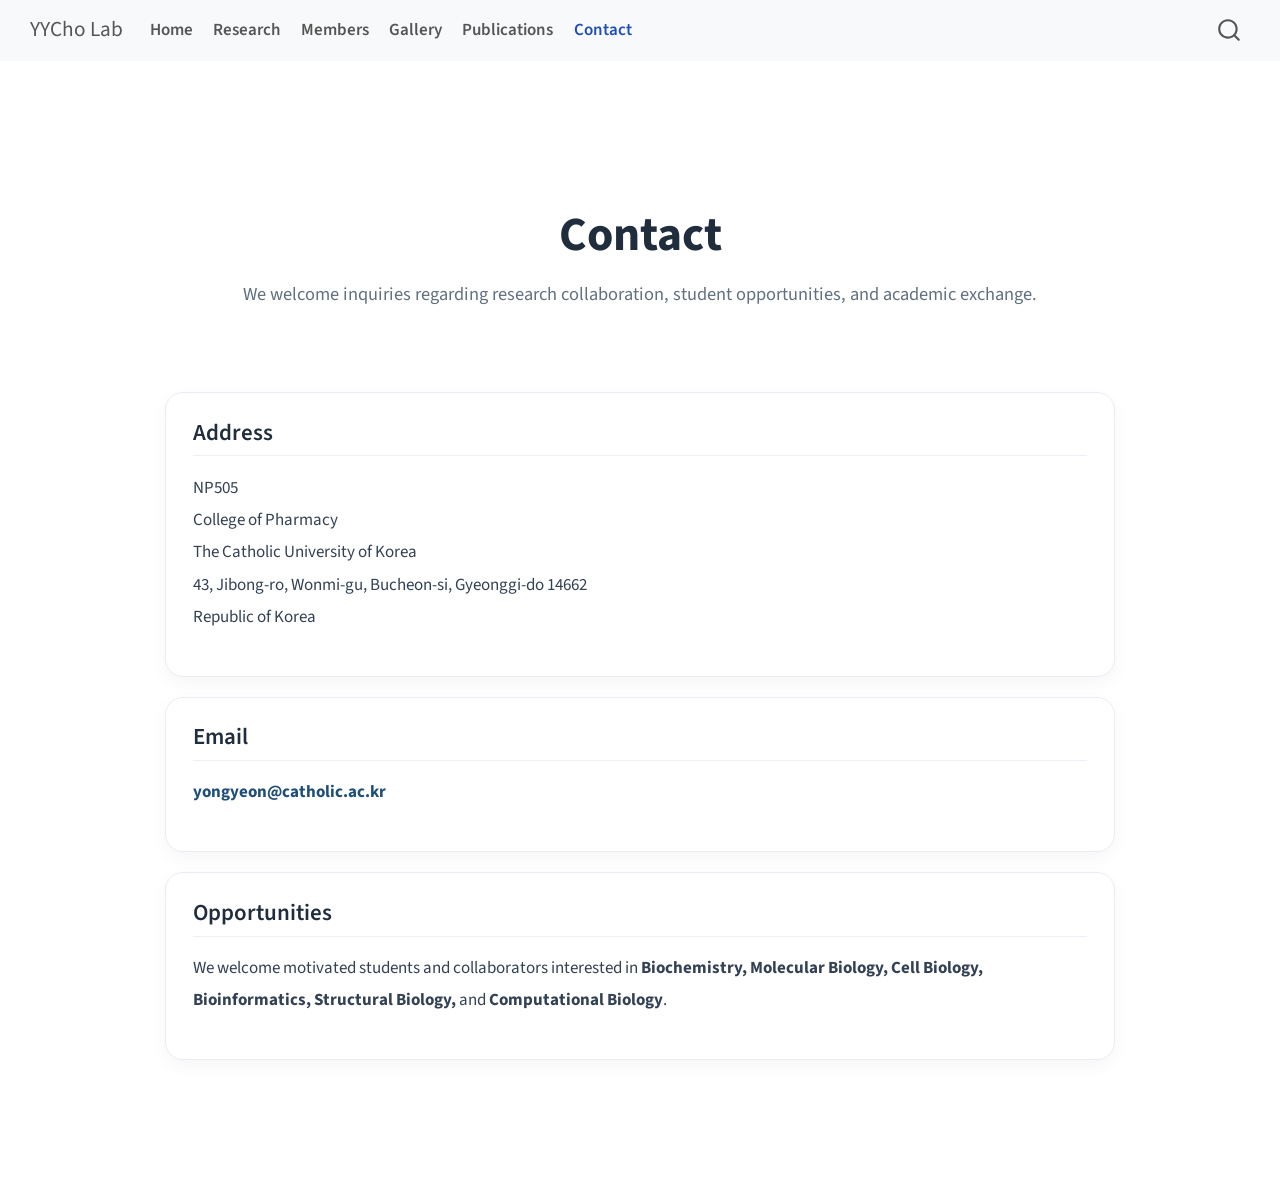
<file: docs/contact.html>
<!DOCTYPE html>
<html xmlns="http://www.w3.org/1999/xhtml" lang="en" xml:lang="en"><head>

<meta charset="utf-8">
<meta name="generator" content="quarto-1.9.37">

<meta name="viewport" content="width=device-width, initial-scale=1.0, user-scalable=yes">


<title>contact – YYCho Lab</title>
<style>
/* Default styles provided by pandoc.
** See https://pandoc.org/MANUAL.html#variables-for-html for config info.
*/
code{white-space: pre-wrap;}
span.smallcaps{font-variant: small-caps;}
div.columns{display: flex; gap: min(4vw, 1.5em);}
div.column{flex: auto; overflow-x: auto;}
div.hanging-indent{margin-left: 1.5em; text-indent: -1.5em;}
ul.task-list{list-style: none;}
ul.task-list li input[type="checkbox"] {
  width: 0.8em;
  margin: 0 0.8em 0.2em -1em; /* quarto-specific, see https://github.com/quarto-dev/quarto-cli/issues/4556 */ 
  vertical-align: middle;
}
</style>


<script src="site_libs/quarto-nav/quarto-nav.js"></script>
<script src="site_libs/quarto-nav/headroom.min.js"></script>
<script src="site_libs/clipboard/clipboard.min.js"></script>
<script src="site_libs/quarto-search/autocomplete.umd.js"></script>
<script src="site_libs/quarto-search/fuse.min.js"></script>
<script src="site_libs/quarto-search/quarto-search.js"></script>
<meta name="quarto:offset" content="./">
<script src="site_libs/quarto-html/quarto.js" type="module"></script>
<script src="site_libs/quarto-html/tabsets/tabsets.js" type="module"></script>
<script src="site_libs/quarto-html/popper.min.js"></script>
<script src="site_libs/quarto-html/tippy.umd.min.js"></script>
<script src="site_libs/quarto-html/anchor.min.js"></script>
<link href="site_libs/quarto-html/tippy.css" rel="stylesheet">
<link href="site_libs/quarto-html/quarto-syntax-highlighting-7f8f88aac4f3542376d5c11b86a4c14d.css" rel="stylesheet" id="quarto-text-highlighting-styles">
<script src="site_libs/bootstrap/bootstrap.min.js"></script>
<link href="site_libs/bootstrap/bootstrap-icons.css" rel="stylesheet">
<link href="site_libs/bootstrap/bootstrap-a0f9fd0d421825b736dc1bbcbcba2219.min.css" rel="stylesheet" append-hash="true" id="quarto-bootstrap" data-mode="light">
<script id="quarto-search-options" type="application/json">{
  "location": "navbar",
  "copy-button": false,
  "collapse-after": 3,
  "panel-placement": "end",
  "type": "overlay",
  "limit": 50,
  "keyboard-shortcut": [
    "f",
    "/",
    "s"
  ],
  "show-item-context": false,
  "language": {
    "search-no-results-text": "No results",
    "search-matching-documents-text": "matching documents",
    "search-copy-link-title": "Copy link to search",
    "search-hide-matches-text": "Hide additional matches",
    "search-more-match-text": "more match in this document",
    "search-more-matches-text": "more matches in this document",
    "search-clear-button-title": "Clear",
    "search-text-placeholder": "",
    "search-detached-cancel-button-title": "Cancel",
    "search-submit-button-title": "Submit",
    "search-label": "Search"
  }
}</script>


<link rel="stylesheet" href="styles.css">
</head>

<body class="nav-fixed quarto-light">

<div id="quarto-search-results"></div>
  <header id="quarto-header" class="headroom fixed-top">
    <nav class="navbar navbar-expand-lg " data-bs-theme="dark">
      <div class="navbar-container container-fluid">
      <div class="navbar-brand-container mx-auto">
    <a class="navbar-brand" href="./index.html">
    <span class="navbar-title">YYCho Lab</span>
    </a>
  </div>
            <div id="quarto-search" class="" title="Search"></div>
          <button class="navbar-toggler" type="button" data-bs-toggle="collapse" data-bs-target="#navbarCollapse" aria-controls="navbarCollapse" role="menu" aria-expanded="false" aria-label="Toggle navigation" onclick="if (window.quartoToggleHeadroom) { window.quartoToggleHeadroom(); }">
  <span class="navbar-toggler-icon"></span>
</button>
          <div class="collapse navbar-collapse" id="navbarCollapse">
            <ul class="navbar-nav navbar-nav-scroll me-auto">
  <li class="nav-item">
    <a class="nav-link" href="./index.html"> 
<span class="menu-text">Home</span></a>
  </li>  
  <li class="nav-item">
    <a class="nav-link" href="./research.html"> 
<span class="menu-text">Research</span></a>
  </li>  
  <li class="nav-item">
    <a class="nav-link" href="./members.html"> 
<span class="menu-text">Members</span></a>
  </li>  
  <li class="nav-item">
    <a class="nav-link" href="./gallery.html"> 
<span class="menu-text">Gallery</span></a>
  </li>  
  <li class="nav-item">
    <a class="nav-link" href="./publications.html"> 
<span class="menu-text">Publications</span></a>
  </li>  
  <li class="nav-item">
    <a class="nav-link active" href="./contact.html" aria-current="page"> 
<span class="menu-text">Contact</span></a>
  </li>  
</ul>
          </div> <!-- /navcollapse -->
            <div class="quarto-navbar-tools">
</div>
      </div> <!-- /container-fluid -->
    </nav>
</header>
<!-- content -->
<div id="quarto-content" class="quarto-container page-columns page-rows-contents page-layout-full page-navbar">
<!-- sidebar -->
<!-- margin-sidebar -->
    
<!-- main -->
<main class="content column-page" id="quarto-document-content"><header id="title-block-header" class="quarto-title-block"></header>




<section id="contact" class="level1 contact-hero">
<h1>Contact</h1>
<p>We welcome inquiries regarding research collaboration, student opportunities, and academic exchange.</p>
</section>
<div class="contact-wrap">
<section id="address" class="level2 contact-card">
<h2 class="anchored" data-anchor-id="address">Address</h2>
<p>NP505<br>
College of Pharmacy<br>
The Catholic University of Korea<br>
43, Jibong-ro, Wonmi-gu, Bucheon-si, Gyeonggi-do 14662<br>
Republic of Korea</p>
</section>
<section id="email" class="level2 contact-card">
<h2 class="anchored" data-anchor-id="email">Email</h2>
<p><a href="mailto:yongyeon@catholic.ac.kr"><strong>yongyeon@catholic.ac.kr</strong></a></p>
</section>
<section id="opportunities" class="level2 contact-card">
<h2 class="anchored" data-anchor-id="opportunities">Opportunities</h2>
<p>We welcome motivated students and collaborators interested in <strong>Biochemistry, Molecular Biology, Cell Biology, Bioinformatics, Structural Biology,</strong> and <strong>Computational Biology</strong>.</p>
</section>
</div>



</main> <!-- /main -->
<script id="quarto-html-after-body" type="application/javascript">
  window.document.addEventListener("DOMContentLoaded", function (event) {
    const icon = "";
    const anchorJS = new window.AnchorJS();
    anchorJS.options = {
      placement: 'right',
      icon: icon
    };
    anchorJS.add('.anchored');
    const isCodeAnnotation = (el) => {
      for (const clz of el.classList) {
        if (clz.startsWith('code-annotation-')) {                     
          return true;
        }
      }
      return false;
    }
    const onCopySuccess = function(e) {
      // button target
      const button = e.trigger;
      // don't keep focus
      button.blur();
      // flash "checked"
      button.classList.add('code-copy-button-checked');
      var currentTitle = button.getAttribute("title");
      button.setAttribute("title", "Copied!");
      let tooltip;
      if (window.bootstrap) {
        button.setAttribute("data-bs-toggle", "tooltip");
        button.setAttribute("data-bs-placement", "left");
        button.setAttribute("data-bs-title", "Copied!");
        tooltip = new bootstrap.Tooltip(button, 
          { trigger: "manual", 
            customClass: "code-copy-button-tooltip",
            offset: [0, -8]});
        tooltip.show();    
      }
      setTimeout(function() {
        if (tooltip) {
          tooltip.hide();
          button.removeAttribute("data-bs-title");
          button.removeAttribute("data-bs-toggle");
          button.removeAttribute("data-bs-placement");
        }
        button.setAttribute("title", currentTitle);
        button.classList.remove('code-copy-button-checked');
      }, 1000);
      // clear code selection
      e.clearSelection();
    }
    const getTextToCopy = function(trigger) {
      const outerScaffold = trigger.parentElement.cloneNode(true);
      const codeEl = outerScaffold.querySelector('code');
      for (const childEl of codeEl.children) {
        if (isCodeAnnotation(childEl)) {
          childEl.remove();
        }
      }
      return codeEl.innerText;
    }
    const clipboard = new window.ClipboardJS('.code-copy-button:not([data-in-quarto-modal])', {
      text: getTextToCopy
    });
    clipboard.on('success', onCopySuccess);
    if (window.document.getElementById('quarto-embedded-source-code-modal')) {
      const clipboardModal = new window.ClipboardJS('.code-copy-button[data-in-quarto-modal]', {
        text: getTextToCopy,
        container: window.document.getElementById('quarto-embedded-source-code-modal')
      });
      clipboardModal.on('success', onCopySuccess);
    }
      var localhostRegex = new RegExp(/^(?:http|https):\/\/localhost\:?[0-9]*\//);
      var mailtoRegex = new RegExp(/^mailto:/);
        var filterRegex = new RegExp('/' + window.location.host + '/');
      var isInternal = (href) => {
          return filterRegex.test(href) || localhostRegex.test(href) || mailtoRegex.test(href);
      }
      // Inspect non-navigation links and adorn them if external
     var links = window.document.querySelectorAll('a[href]:not(.nav-link):not(.navbar-brand):not(.toc-action):not(.sidebar-link):not(.sidebar-item-toggle):not(.pagination-link):not(.no-external):not([aria-hidden]):not(.dropdown-item):not(.quarto-navigation-tool):not(.about-link)');
      for (var i=0; i<links.length; i++) {
        const link = links[i];
        if (!isInternal(link.href)) {
          // undo the damage that might have been done by quarto-nav.js in the case of
          // links that we want to consider external
          if (link.dataset.originalHref !== undefined) {
            link.href = link.dataset.originalHref;
          }
        }
      }
    function tippyHover(el, contentFn, onTriggerFn, onUntriggerFn) {
      const config = {
        allowHTML: true,
        maxWidth: 500,
        delay: 100,
        arrow: false,
        appendTo: function(el) {
            return el.parentElement;
        },
        interactive: true,
        interactiveBorder: 10,
        theme: 'quarto',
        placement: 'bottom-start',
      };
      if (contentFn) {
        config.content = contentFn;
      }
      if (onTriggerFn) {
        config.onTrigger = onTriggerFn;
      }
      if (onUntriggerFn) {
        config.onUntrigger = onUntriggerFn;
      }
      window.tippy(el, config); 
    }
    const noterefs = window.document.querySelectorAll('a[role="doc-noteref"]');
    for (var i=0; i<noterefs.length; i++) {
      const ref = noterefs[i];
      tippyHover(ref, function() {
        // use id or data attribute instead here
        let href = ref.getAttribute('data-footnote-href') || ref.getAttribute('href');
        try { href = new URL(href).hash; } catch {}
        const id = href.replace(/^#\/?/, "");
        const note = window.document.getElementById(id);
        if (note) {
          return note.innerHTML;
        } else {
          return "";
        }
      });
    }
    const xrefs = window.document.querySelectorAll('a.quarto-xref');
    const processXRef = (id, note) => {
      // Strip column container classes
      const stripColumnClz = (el) => {
        el.classList.remove("page-full", "page-columns");
        if (el.children) {
          for (const child of el.children) {
            stripColumnClz(child);
          }
        }
      }
      stripColumnClz(note)
      if (id === null || id.startsWith('sec-')) {
        // Special case sections, only their first couple elements
        const container = document.createElement("div");
        if (note.children && note.children.length > 2) {
          container.appendChild(note.children[0].cloneNode(true));
          for (let i = 1; i < note.children.length; i++) {
            const child = note.children[i];
            if (child.tagName === "P" && child.innerText === "") {
              continue;
            } else {
              container.appendChild(child.cloneNode(true));
              break;
            }
          }
          if (window.Quarto?.typesetMath) {
            window.Quarto.typesetMath(container);
          }
          return container.innerHTML
        } else {
          if (window.Quarto?.typesetMath) {
            window.Quarto.typesetMath(note);
          }
          return note.innerHTML;
        }
      } else {
        // Remove any anchor links if they are present
        const anchorLink = note.querySelector('a.anchorjs-link');
        if (anchorLink) {
          anchorLink.remove();
        }
        if (window.Quarto?.typesetMath) {
          window.Quarto.typesetMath(note);
        }
        if (note.classList.contains("callout")) {
          return note.outerHTML;
        } else {
          return note.innerHTML;
        }
      }
    }
    for (var i=0; i<xrefs.length; i++) {
      const xref = xrefs[i];
      tippyHover(xref, undefined, function(instance) {
        instance.disable();
        let url = xref.getAttribute('href');
        let hash = undefined; 
        if (url.startsWith('#')) {
          hash = url;
        } else {
          try { hash = new URL(url).hash; } catch {}
        }
        if (hash) {
          const id = hash.replace(/^#\/?/, "");
          const note = window.document.getElementById(id);
          if (note !== null) {
            try {
              const html = processXRef(id, note.cloneNode(true));
              instance.setContent(html);
            } finally {
              instance.enable();
              instance.show();
            }
          } else {
            // See if we can fetch this
            fetch(url.split('#')[0])
            .then(res => res.text())
            .then(html => {
              const parser = new DOMParser();
              const htmlDoc = parser.parseFromString(html, "text/html");
              const note = htmlDoc.getElementById(id);
              if (note !== null) {
                const html = processXRef(id, note);
                instance.setContent(html);
              } 
            }).finally(() => {
              instance.enable();
              instance.show();
            });
          }
        } else {
          // See if we can fetch a full url (with no hash to target)
          // This is a special case and we should probably do some content thinning / targeting
          fetch(url)
          .then(res => res.text())
          .then(html => {
            const parser = new DOMParser();
            const htmlDoc = parser.parseFromString(html, "text/html");
            const note = htmlDoc.querySelector('main.content');
            if (note !== null) {
              // This should only happen for chapter cross references
              // (since there is no id in the URL)
              // remove the first header
              if (note.children.length > 0 && note.children[0].tagName === "HEADER") {
                note.children[0].remove();
              }
              const html = processXRef(null, note);
              instance.setContent(html);
            } 
          }).finally(() => {
            instance.enable();
            instance.show();
          });
        }
      }, function(instance) {
      });
    }
        let selectedAnnoteEl;
        const selectorForAnnotation = ( cell, annotation) => {
          let cellAttr = 'data-code-cell="' + cell + '"';
          let lineAttr = 'data-code-annotation="' +  annotation + '"';
          const selector = 'span[' + cellAttr + '][' + lineAttr + ']';
          return selector;
        }
        const selectCodeLines = (annoteEl) => {
          const doc = window.document;
          const targetCell = annoteEl.getAttribute("data-target-cell");
          const targetAnnotation = annoteEl.getAttribute("data-target-annotation");
          const annoteSpan = window.document.querySelector(selectorForAnnotation(targetCell, targetAnnotation));
          const lines = annoteSpan.getAttribute("data-code-lines").split(",");
          const lineIds = lines.map((line) => {
            return targetCell + "-" + line;
          })
          let top = null;
          let height = null;
          let parent = null;
          if (lineIds.length > 0) {
              //compute the position of the single el (top and bottom and make a div)
              const el = window.document.getElementById(lineIds[0]);
              top = el.offsetTop;
              height = el.offsetHeight;
              parent = el.parentElement.parentElement;
            if (lineIds.length > 1) {
              const lastEl = window.document.getElementById(lineIds[lineIds.length - 1]);
              const bottom = lastEl.offsetTop + lastEl.offsetHeight;
              height = bottom - top;
            }
            if (top !== null && height !== null && parent !== null) {
              // cook up a div (if necessary) and position it 
              let div = window.document.getElementById("code-annotation-line-highlight");
              if (div === null) {
                div = window.document.createElement("div");
                div.setAttribute("id", "code-annotation-line-highlight");
                div.style.position = 'absolute';
                parent.appendChild(div);
              }
              div.style.top = top - 2 + "px";
              div.style.height = height + 4 + "px";
              div.style.left = 0;
              let gutterDiv = window.document.getElementById("code-annotation-line-highlight-gutter");
              if (gutterDiv === null) {
                gutterDiv = window.document.createElement("div");
                gutterDiv.setAttribute("id", "code-annotation-line-highlight-gutter");
                gutterDiv.style.position = 'absolute';
                const codeCell = window.document.getElementById(targetCell);
                const gutter = codeCell.querySelector('.code-annotation-gutter');
                gutter.appendChild(gutterDiv);
              }
              gutterDiv.style.top = top - 2 + "px";
              gutterDiv.style.height = height + 4 + "px";
            }
            selectedAnnoteEl = annoteEl;
          }
        };
        const unselectCodeLines = () => {
          const elementsIds = ["code-annotation-line-highlight", "code-annotation-line-highlight-gutter"];
          elementsIds.forEach((elId) => {
            const div = window.document.getElementById(elId);
            if (div) {
              div.remove();
            }
          });
          selectedAnnoteEl = undefined;
        };
          // Handle positioning of the toggle
      window.addEventListener(
        "resize",
        throttle(() => {
          elRect = undefined;
          if (selectedAnnoteEl) {
            selectCodeLines(selectedAnnoteEl);
          }
        }, 10)
      );
      function throttle(fn, ms) {
      let throttle = false;
      let timer;
        return (...args) => {
          if(!throttle) { // first call gets through
              fn.apply(this, args);
              throttle = true;
          } else { // all the others get throttled
              if(timer) clearTimeout(timer); // cancel #2
              timer = setTimeout(() => {
                fn.apply(this, args);
                timer = throttle = false;
              }, ms);
          }
        };
      }
        // Attach click handler to the DT
        const annoteDls = window.document.querySelectorAll('dt[data-target-cell]');
        for (const annoteDlNode of annoteDls) {
          annoteDlNode.addEventListener('click', (event) => {
            const clickedEl = event.target;
            if (clickedEl !== selectedAnnoteEl) {
              unselectCodeLines();
              const activeEl = window.document.querySelector('dt[data-target-cell].code-annotation-active');
              if (activeEl) {
                activeEl.classList.remove('code-annotation-active');
              }
              selectCodeLines(clickedEl);
              clickedEl.classList.add('code-annotation-active');
            } else {
              // Unselect the line
              unselectCodeLines();
              clickedEl.classList.remove('code-annotation-active');
            }
          });
        }
    const findCites = (el) => {
      const parentEl = el.parentElement;
      if (parentEl) {
        const cites = parentEl.dataset.cites;
        if (cites) {
          return {
            el,
            cites: cites.split(' ')
          };
        } else {
          return findCites(el.parentElement)
        }
      } else {
        return undefined;
      }
    };
    var bibliorefs = window.document.querySelectorAll('a[role="doc-biblioref"]');
    for (var i=0; i<bibliorefs.length; i++) {
      const ref = bibliorefs[i];
      const citeInfo = findCites(ref);
      if (citeInfo) {
        tippyHover(citeInfo.el, function() {
          var popup = window.document.createElement('div');
          citeInfo.cites.forEach(function(cite) {
            var citeDiv = window.document.createElement('div');
            citeDiv.classList.add('hanging-indent');
            citeDiv.classList.add('csl-entry');
            var biblioDiv = window.document.getElementById('ref-' + cite);
            if (biblioDiv) {
              citeDiv.innerHTML = biblioDiv.innerHTML;
            }
            popup.appendChild(citeDiv);
          });
          return popup.innerHTML;
        });
      }
    }
  });
  </script>
</div> <!-- /content -->




</body></html>
</file>
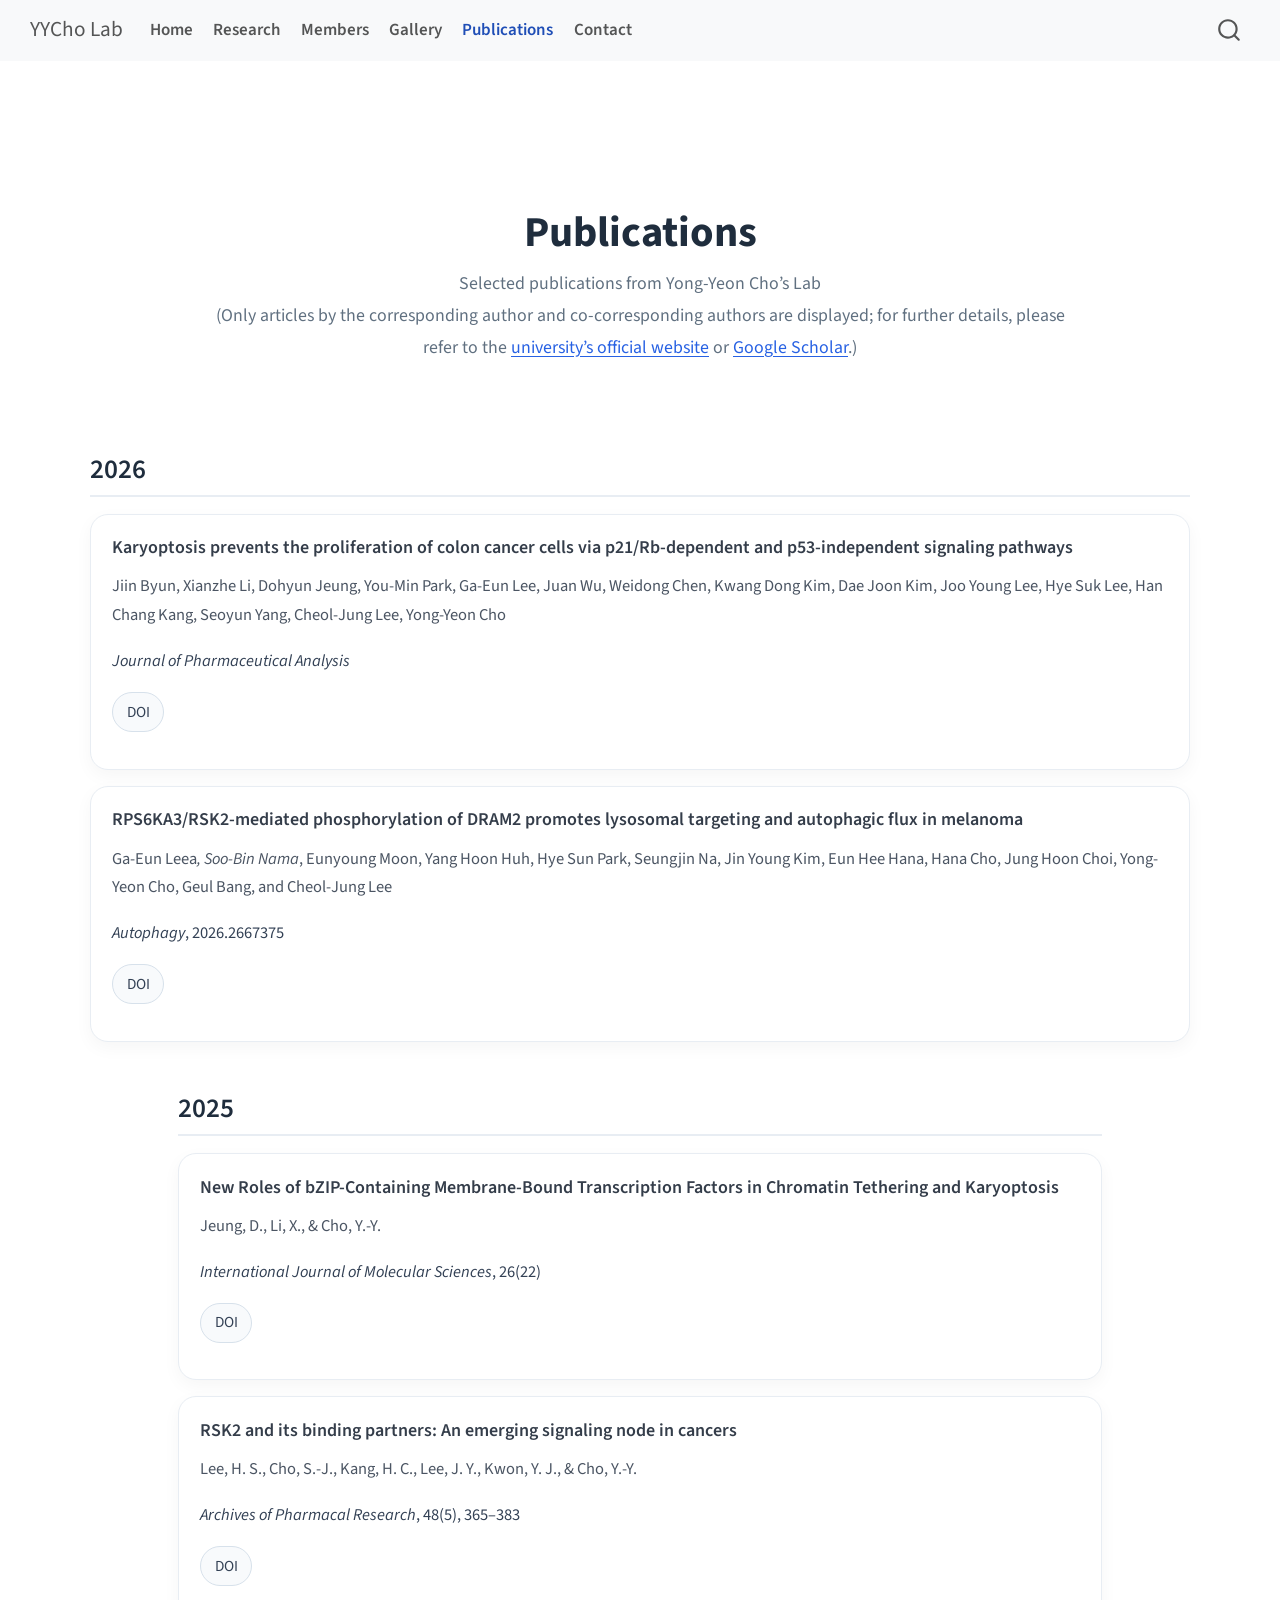
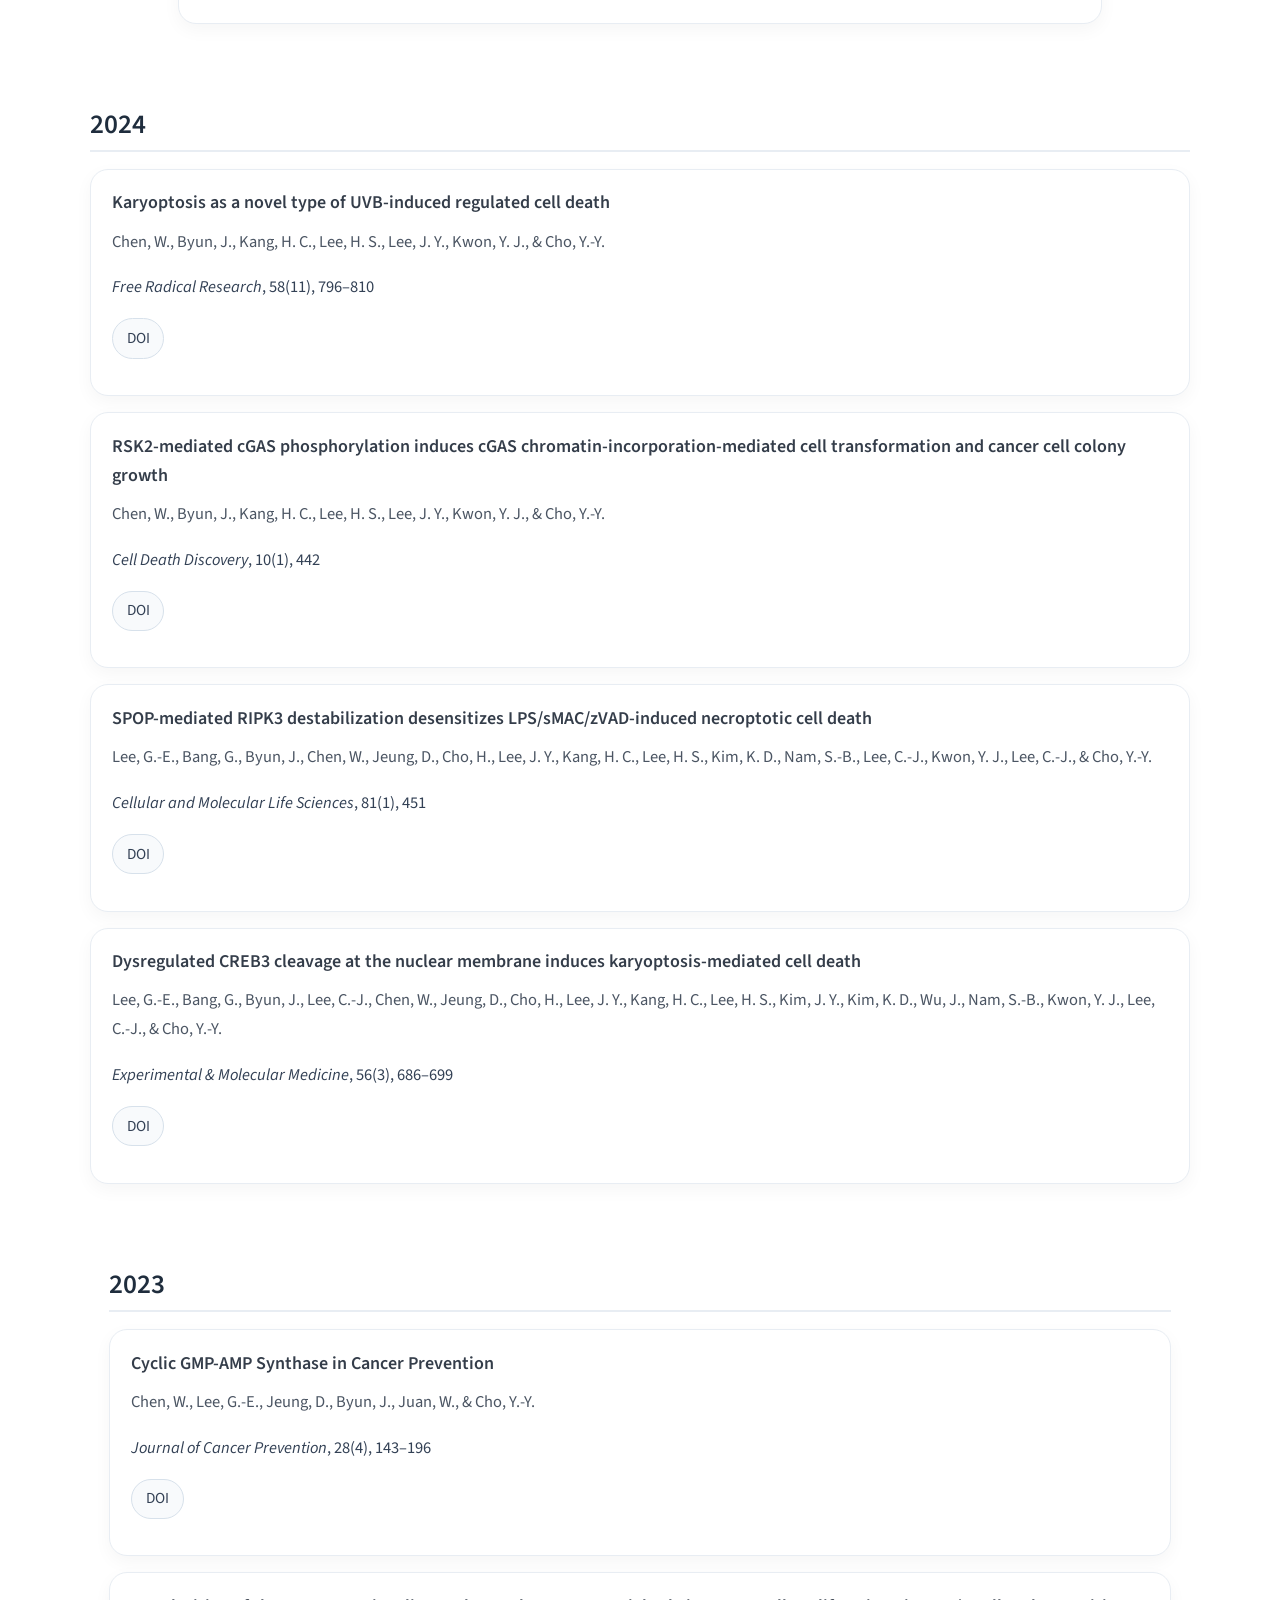
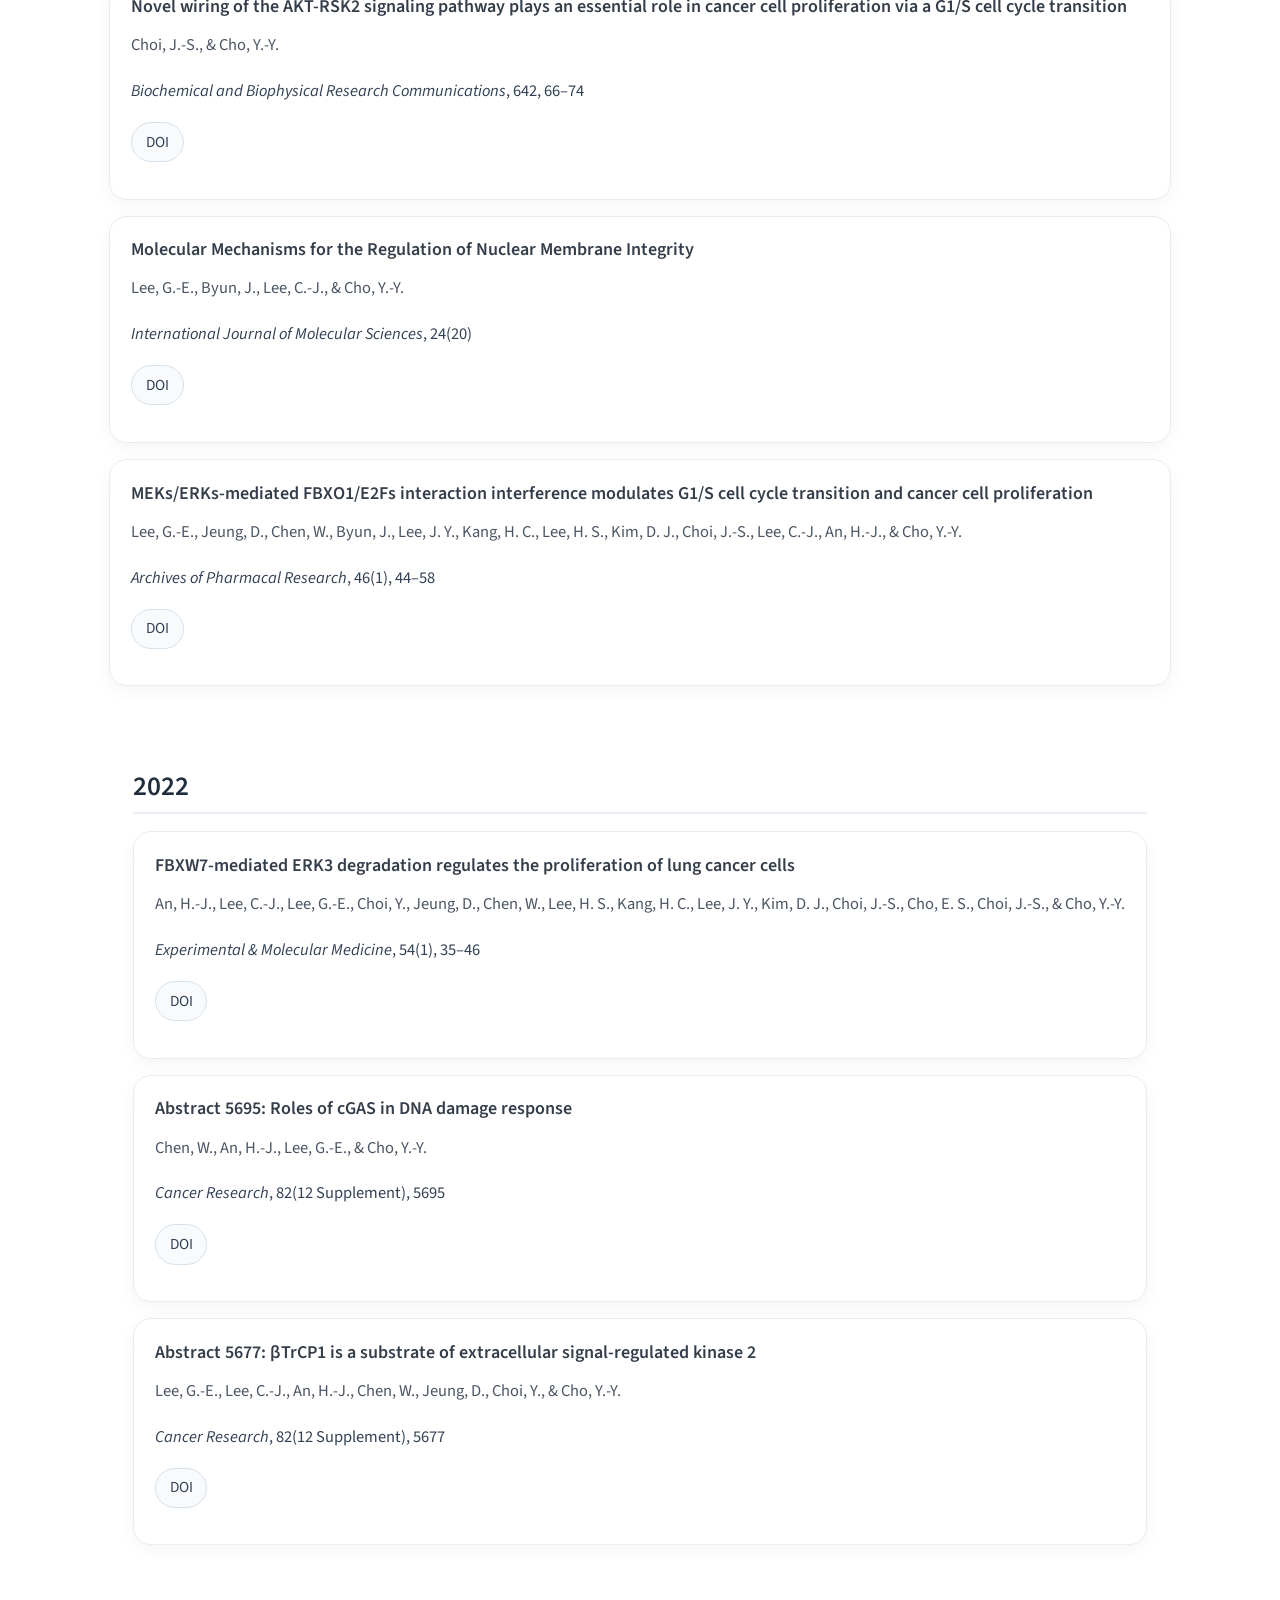
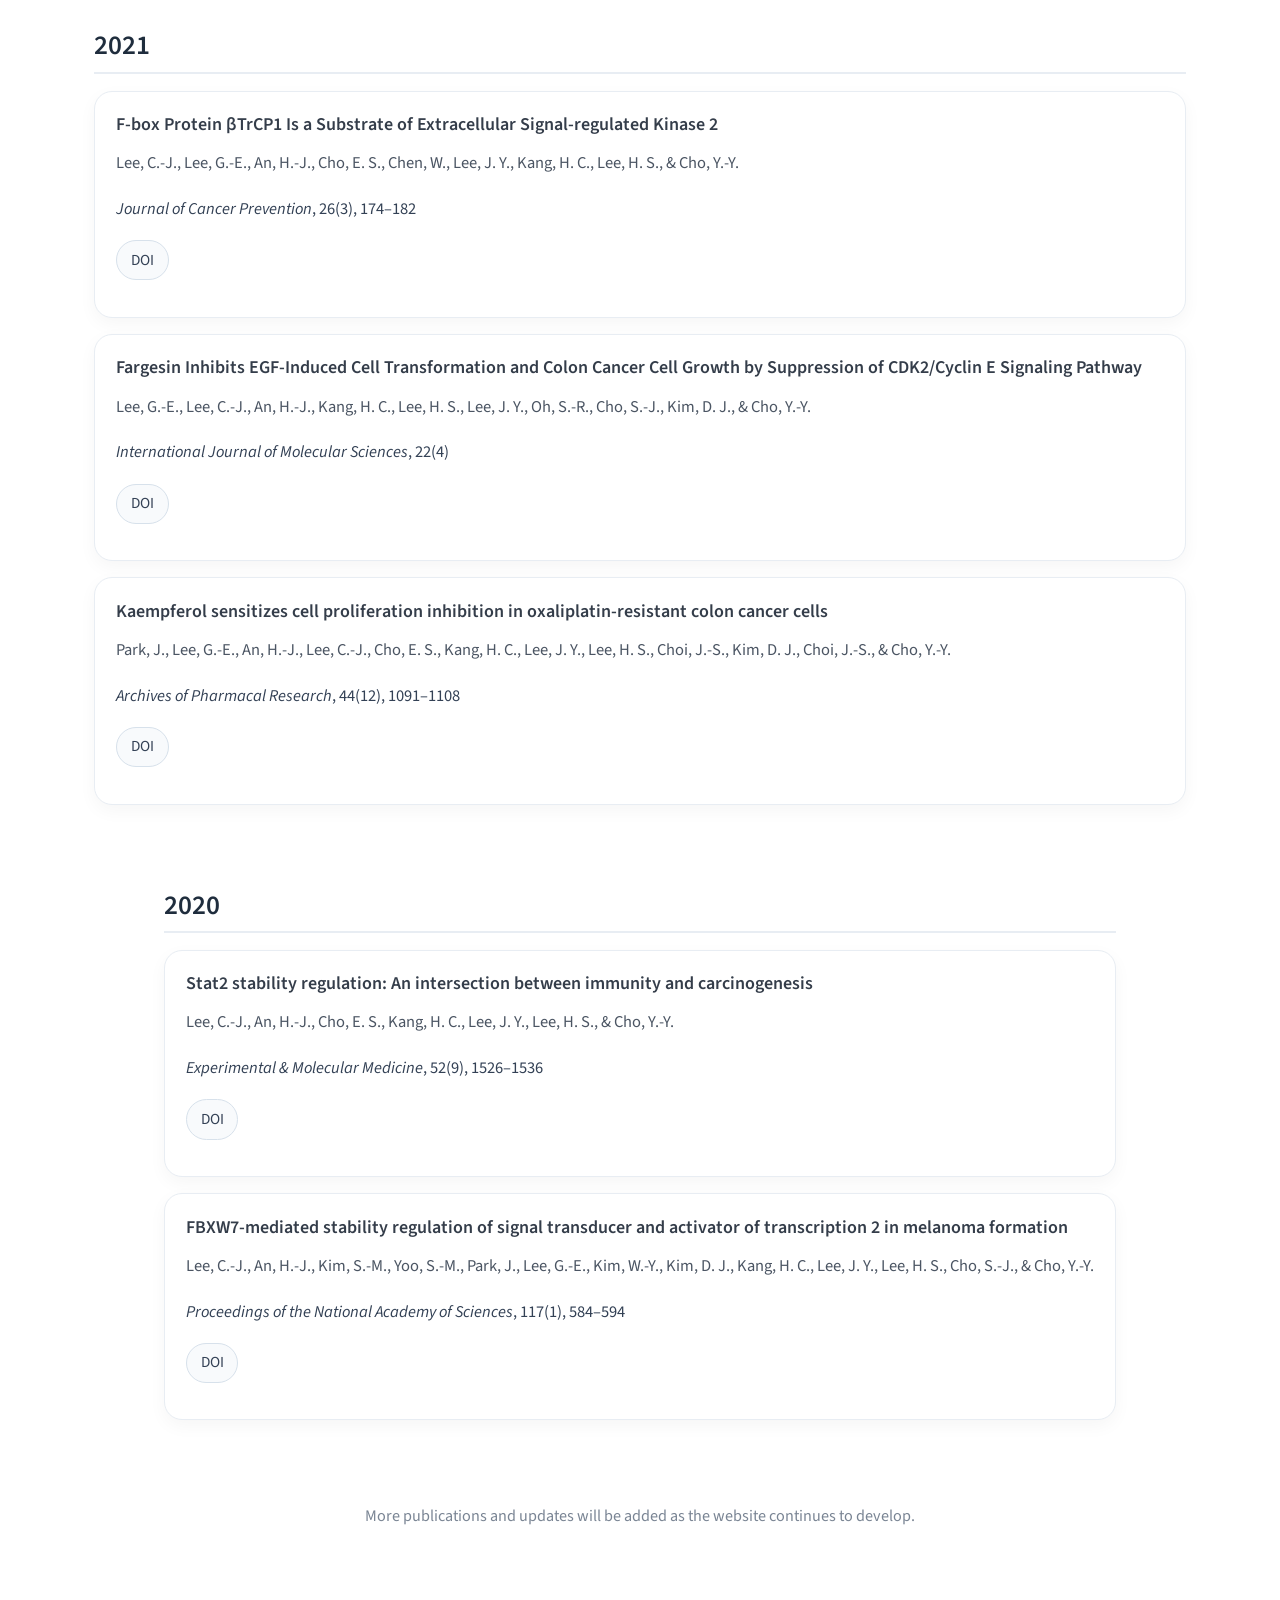
<file: docs/publications.html>
<!DOCTYPE html>
<html xmlns="http://www.w3.org/1999/xhtml" lang="en" xml:lang="en"><head>

<meta charset="utf-8">
<meta name="generator" content="quarto-1.9.37">

<meta name="viewport" content="width=device-width, initial-scale=1.0, user-scalable=yes">


<title>publications – YYCho Lab</title>
<style>
/* Default styles provided by pandoc.
** See https://pandoc.org/MANUAL.html#variables-for-html for config info.
*/
code{white-space: pre-wrap;}
span.smallcaps{font-variant: small-caps;}
div.columns{display: flex; gap: min(4vw, 1.5em);}
div.column{flex: auto; overflow-x: auto;}
div.hanging-indent{margin-left: 1.5em; text-indent: -1.5em;}
ul.task-list{list-style: none;}
ul.task-list li input[type="checkbox"] {
  width: 0.8em;
  margin: 0 0.8em 0.2em -1em; /* quarto-specific, see https://github.com/quarto-dev/quarto-cli/issues/4556 */ 
  vertical-align: middle;
}
</style>


<script src="site_libs/quarto-nav/quarto-nav.js"></script>
<script src="site_libs/quarto-nav/headroom.min.js"></script>
<script src="site_libs/clipboard/clipboard.min.js"></script>
<script src="site_libs/quarto-search/autocomplete.umd.js"></script>
<script src="site_libs/quarto-search/fuse.min.js"></script>
<script src="site_libs/quarto-search/quarto-search.js"></script>
<meta name="quarto:offset" content="./">
<script src="site_libs/quarto-html/quarto.js" type="module"></script>
<script src="site_libs/quarto-html/tabsets/tabsets.js" type="module"></script>
<script src="site_libs/quarto-html/popper.min.js"></script>
<script src="site_libs/quarto-html/tippy.umd.min.js"></script>
<script src="site_libs/quarto-html/anchor.min.js"></script>
<link href="site_libs/quarto-html/tippy.css" rel="stylesheet">
<link href="site_libs/quarto-html/quarto-syntax-highlighting-7f8f88aac4f3542376d5c11b86a4c14d.css" rel="stylesheet" id="quarto-text-highlighting-styles">
<script src="site_libs/bootstrap/bootstrap.min.js"></script>
<link href="site_libs/bootstrap/bootstrap-icons.css" rel="stylesheet">
<link href="site_libs/bootstrap/bootstrap-a0f9fd0d421825b736dc1bbcbcba2219.min.css" rel="stylesheet" append-hash="true" id="quarto-bootstrap" data-mode="light">
<script id="quarto-search-options" type="application/json">{
  "location": "navbar",
  "copy-button": false,
  "collapse-after": 3,
  "panel-placement": "end",
  "type": "overlay",
  "limit": 50,
  "keyboard-shortcut": [
    "f",
    "/",
    "s"
  ],
  "show-item-context": false,
  "language": {
    "search-no-results-text": "No results",
    "search-matching-documents-text": "matching documents",
    "search-copy-link-title": "Copy link to search",
    "search-hide-matches-text": "Hide additional matches",
    "search-more-match-text": "more match in this document",
    "search-more-matches-text": "more matches in this document",
    "search-clear-button-title": "Clear",
    "search-text-placeholder": "",
    "search-detached-cancel-button-title": "Cancel",
    "search-submit-button-title": "Submit",
    "search-label": "Search"
  }
}</script>


<link rel="stylesheet" href="styles.css">
</head>

<body class="nav-fixed quarto-light">

<div id="quarto-search-results"></div>
  <header id="quarto-header" class="headroom fixed-top">
    <nav class="navbar navbar-expand-lg " data-bs-theme="dark">
      <div class="navbar-container container-fluid">
      <div class="navbar-brand-container mx-auto">
    <a class="navbar-brand" href="./index.html">
    <span class="navbar-title">YYCho Lab</span>
    </a>
  </div>
            <div id="quarto-search" class="" title="Search"></div>
          <button class="navbar-toggler" type="button" data-bs-toggle="collapse" data-bs-target="#navbarCollapse" aria-controls="navbarCollapse" role="menu" aria-expanded="false" aria-label="Toggle navigation" onclick="if (window.quartoToggleHeadroom) { window.quartoToggleHeadroom(); }">
  <span class="navbar-toggler-icon"></span>
</button>
          <div class="collapse navbar-collapse" id="navbarCollapse">
            <ul class="navbar-nav navbar-nav-scroll me-auto">
  <li class="nav-item">
    <a class="nav-link" href="./index.html"> 
<span class="menu-text">Home</span></a>
  </li>  
  <li class="nav-item">
    <a class="nav-link" href="./research.html"> 
<span class="menu-text">Research</span></a>
  </li>  
  <li class="nav-item">
    <a class="nav-link" href="./members.html"> 
<span class="menu-text">Members</span></a>
  </li>  
  <li class="nav-item">
    <a class="nav-link" href="./gallery.html"> 
<span class="menu-text">Gallery</span></a>
  </li>  
  <li class="nav-item">
    <a class="nav-link active" href="./publications.html" aria-current="page"> 
<span class="menu-text">Publications</span></a>
  </li>  
  <li class="nav-item">
    <a class="nav-link" href="./contact.html"> 
<span class="menu-text">Contact</span></a>
  </li>  
</ul>
          </div> <!-- /navcollapse -->
            <div class="quarto-navbar-tools">
</div>
      </div> <!-- /container-fluid -->
    </nav>
</header>
<!-- content -->
<div id="quarto-content" class="quarto-container page-columns page-rows-contents page-layout-full page-navbar">
<!-- sidebar -->
<!-- margin-sidebar -->
    
<!-- main -->
<main class="content column-page" id="quarto-document-content"><header id="title-block-header" class="quarto-title-block"></header>




<section id="publications" class="level1 pub-hero">
<h1>Publications</h1>
<p>Selected publications from Yong-Yeon Cho’s Lab<br>
(Only articles by the corresponding author and co-corresponding authors are displayed; for further details, please refer to the <a href="https://pharmacy.catholic.ac.kr/pharmacy/faculty/faculty.do?mode=view&amp;persNo=211110076" target="_blank">university’s official website</a> or <a href="https://scholar.google.com/citations?hl=ko&amp;user=Q4GdE4MAAAAJ&amp;view_op=list_works&amp;sortby=pubdate" target="_blank">Google Scholar</a>.)</p>
</section>
<section id="section" class="level2 pub-year">
<h2 class="anchored" data-anchor-id="section">2026</h2>
<div class="pub-list">
<section id="karyoptosis-prevents-the-proliferation-of-colon-cancer-cells-via-p21rb-dependent-and-p53-independent-signaling-pathways" class="level4 pub-item">
<h4 class="anchored" data-anchor-id="karyoptosis-prevents-the-proliferation-of-colon-cancer-cells-via-p21rb-dependent-and-p53-independent-signaling-pathways">Karyoptosis prevents the proliferation of colon cancer cells via p21/Rb-dependent and p53-independent signaling pathways</h4>
<div class="pub-authors">
<p>Jiin Byun, Xianzhe Li, Dohyun Jeung, You-Min Park, Ga-Eun Lee, Juan Wu, Weidong Chen, Kwang Dong Kim, Dae Joon Kim, Joo Young Lee, Hye Suk Lee, Han Chang Kang, Seoyun Yang, Cheol-Jung Lee, Yong-Yeon Cho</p>
</div>
<div class="pub-journal">
<p><em>Journal of Pharmaceutical Analysis</em></p>
</div>
<div class="pub-links">
<p><a href="https://doi.org/10.1016/j.jpha.2026.101738" target="_blank">DOI</a></p>
</div>
</section>
<section id="rps6ka3rsk2-mediated-phosphorylation-of-dram2-promotes-lysosomal-targeting-and-autophagic-flux-in-melanoma" class="level4 pub-item">
<h4 class="anchored" data-anchor-id="rps6ka3rsk2-mediated-phosphorylation-of-dram2-promotes-lysosomal-targeting-and-autophagic-flux-in-melanoma">RPS6KA3/RSK2-mediated phosphorylation of DRAM2 promotes lysosomal targeting and autophagic flux in melanoma</h4>
<div class="pub-authors">
<p>Ga-Eun Leea<em>, Soo-Bin Nama</em>, Eunyoung Moon, Yang Hoon Huh, Hye Sun Park, Seungjin Na, Jin Young Kim, Eun Hee Hana, Hana Cho, Jung Hoon Choi, Yong-Yeon Cho, Geul Bang, and Cheol-Jung Lee</p>
</div>
<div class="pub-journal">
<p><em>Autophagy</em>, 2026.2667375</p>
</div>
<div class="pub-links">
<p><a href="https://doi.org/10.1080/15548627.2026.2667375" target="_blank">DOI</a></p>
</div>
</section>
<section id="section-1" class="level2 pub-year">
<h2 class="anchored" data-anchor-id="section-1">2025</h2>
<div class="pub-list">
<section id="new-roles-of-bzip-containing-membrane-bound-transcription-factors-in-chromatin-tethering-and-karyoptosis" class="level4 pub-item">
<h4 class="anchored" data-anchor-id="new-roles-of-bzip-containing-membrane-bound-transcription-factors-in-chromatin-tethering-and-karyoptosis">New Roles of bZIP-Containing Membrane-Bound Transcription Factors in Chromatin Tethering and Karyoptosis</h4>
<div class="pub-authors">
<p>Jeung, D., Li, X., &amp; Cho, Y.-Y.</p>
</div>
<div class="pub-journal">
<p><em>International Journal of Molecular Sciences</em>, 26(22)</p>
</div>
<div class="pub-links">
<p><a href="https://doi.org/10.3390/ijms262210896" target="_blank">DOI</a></p>
</div>
</section>
<section id="rsk2-and-its-binding-partners-an-emerging-signaling-node-in-cancers" class="level4 pub-item">
<h4 class="anchored" data-anchor-id="rsk2-and-its-binding-partners-an-emerging-signaling-node-in-cancers">RSK2 and its binding partners: An emerging signaling node in cancers</h4>
<div class="pub-authors">
<p>Lee, H. S., Cho, S.-J., Kang, H. C., Lee, J. Y., Kwon, Y. J., &amp; Cho, Y.-Y.</p>
</div>
<div class="pub-journal">
<p><em>Archives of Pharmacal Research</em>, 48(5), 365–383</p>
</div>
<div class="pub-links">
<p><a href="https://doi.org/10.1007/s12272-025-01543-3" target="_blank">DOI</a></p>
</div>
</section>
</div>
</section>
<section id="section-2" class="level2 pub-year">
<h2 class="anchored" data-anchor-id="section-2">2024</h2>
<div class="pub-list">
<section id="karyoptosis-as-a-novel-type-of-uvb-induced-regulated-cell-death" class="level4 pub-item">
<h4 class="anchored" data-anchor-id="karyoptosis-as-a-novel-type-of-uvb-induced-regulated-cell-death">Karyoptosis as a novel type of UVB-induced regulated cell death</h4>
<div class="pub-authors">
<p>Chen, W., Byun, J., Kang, H. C., Lee, H. S., Lee, J. Y., Kwon, Y. J., &amp; Cho, Y.-Y.</p>
</div>
<div class="pub-journal">
<p><em>Free Radical Research</em>, 58(11), 796–810</p>
</div>
<div class="pub-links">
<p><a href="https://doi.org/10.1080/10715762.2024.2433986" target="_blank">DOI</a></p>
</div>
</section>
<section id="rsk2-mediated-cgas-phosphorylation-induces-cgas-chromatin-incorporation-mediated-cell-transformation-and-cancer-cell-colony-growth" class="level4 pub-item">
<h4 class="anchored" data-anchor-id="rsk2-mediated-cgas-phosphorylation-induces-cgas-chromatin-incorporation-mediated-cell-transformation-and-cancer-cell-colony-growth">RSK2-mediated cGAS phosphorylation induces cGAS chromatin-incorporation-mediated cell transformation and cancer cell colony growth</h4>
<div class="pub-authors">
<p>Chen, W., Byun, J., Kang, H. C., Lee, H. S., Lee, J. Y., Kwon, Y. J., &amp; Cho, Y.-Y.</p>
</div>
<div class="pub-journal">
<p><em>Cell Death Discovery</em>, 10(1), 442</p>
</div>
<div class="pub-links">
<p><a href="https://doi.org/10.1038/s41420-024-02208-8" target="_blank">DOI</a></p>
</div>
</section>
<section id="spop-mediated-ripk3-destabilization-desensitizes-lpssmaczvad-induced-necroptotic-cell-death" class="level4 pub-item">
<h4 class="anchored" data-anchor-id="spop-mediated-ripk3-destabilization-desensitizes-lpssmaczvad-induced-necroptotic-cell-death">SPOP-mediated RIPK3 destabilization desensitizes LPS/sMAC/zVAD-induced necroptotic cell death</h4>
<div class="pub-authors">
<p>Lee, G.-E., Bang, G., Byun, J., Chen, W., Jeung, D., Cho, H., Lee, J. Y., Kang, H. C., Lee, H. S., Kim, K. D., Nam, S.-B., Lee, C.-J., Kwon, Y. J., Lee, C.-J., &amp; Cho, Y.-Y.</p>
</div>
<div class="pub-journal">
<p><em>Cellular and Molecular Life Sciences</em>, 81(1), 451</p>
</div>
<div class="pub-links">
<p><a href="https://doi.org/10.1007/s00018-024-05487-7" target="_blank">DOI</a></p>
</div>
</section>
<section id="dysregulated-creb3-cleavage-at-the-nuclear-membrane-induces-karyoptosis-mediated-cell-death" class="level4 pub-item">
<h4 class="anchored" data-anchor-id="dysregulated-creb3-cleavage-at-the-nuclear-membrane-induces-karyoptosis-mediated-cell-death">Dysregulated CREB3 cleavage at the nuclear membrane induces karyoptosis-mediated cell death</h4>
<div class="pub-authors">
<p>Lee, G.-E., Bang, G., Byun, J., Lee, C.-J., Chen, W., Jeung, D., Cho, H., Lee, J. Y., Kang, H. C., Lee, H. S., Kim, J. Y., Kim, K. D., Wu, J., Nam, S.-B., Kwon, Y. J., Lee, C.-J., &amp; Cho, Y.-Y.</p>
</div>
<div class="pub-journal">
<p><em>Experimental &amp; Molecular Medicine</em>, 56(3), 686–699</p>
</div>
<div class="pub-links">
<p><a href="https://doi.org/10.1038/s12276-024-01195-1" target="_blank">DOI</a></p>
</div>
</section>
</div>
</section>
<section id="section-3" class="level2 pub-year">
<h2 class="anchored" data-anchor-id="section-3">2023</h2>
<div class="pub-list">
<section id="cyclic-gmp-amp-synthase-in-cancer-prevention" class="level4 pub-item">
<h4 class="anchored" data-anchor-id="cyclic-gmp-amp-synthase-in-cancer-prevention">Cyclic GMP-AMP Synthase in Cancer Prevention</h4>
<div class="pub-authors">
<p>Chen, W., Lee, G.-E., Jeung, D., Byun, J., Juan, W., &amp; Cho, Y.-Y.</p>
</div>
<div class="pub-journal">
<p><em>Journal of Cancer Prevention</em>, 28(4), 143–196</p>
</div>
<div class="pub-links">
<p><a href="https://doi.org/10.15430/JCP.2023.28.4.143" target="_blank">DOI</a></p>
</div>
</section>
<section id="novel-wiring-of-the-akt-rsk2-signaling-pathway-plays-an-essential-role-in-cancer-cell-proliferation-via-a-g1s-cell-cycle-transition" class="level4 pub-item">
<h4 class="anchored" data-anchor-id="novel-wiring-of-the-akt-rsk2-signaling-pathway-plays-an-essential-role-in-cancer-cell-proliferation-via-a-g1s-cell-cycle-transition">Novel wiring of the AKT-RSK2 signaling pathway plays an essential role in cancer cell proliferation via a G1/S cell cycle transition</h4>
<div class="pub-authors">
<p>Choi, J.-S., &amp; Cho, Y.-Y.</p>
</div>
<div class="pub-journal">
<p><em>Biochemical and Biophysical Research Communications</em>, 642, 66–74</p>
</div>
<div class="pub-links">
<p><a href="https://doi.org/10.1016/j.bbrc.2022.12.048" target="_blank">DOI</a></p>
</div>
</section>
<section id="molecular-mechanisms-for-the-regulation-of-nuclear-membrane-integrity" class="level4 pub-item">
<h4 class="anchored" data-anchor-id="molecular-mechanisms-for-the-regulation-of-nuclear-membrane-integrity">Molecular Mechanisms for the Regulation of Nuclear Membrane Integrity</h4>
<div class="pub-authors">
<p>Lee, G.-E., Byun, J., Lee, C.-J., &amp; Cho, Y.-Y.</p>
</div>
<div class="pub-journal">
<p><em>International Journal of Molecular Sciences</em>, 24(20)</p>
</div>
<div class="pub-links">
<p><a href="https://doi.org/10.3390/ijms242015497" target="_blank">DOI</a></p>
</div>
</section>
<section id="mekserks-mediated-fbxo1e2fs-interaction-interference-modulates-g1s-cell-cycle-transition-and-cancer-cell-proliferation" class="level4 pub-item">
<h4 class="anchored" data-anchor-id="mekserks-mediated-fbxo1e2fs-interaction-interference-modulates-g1s-cell-cycle-transition-and-cancer-cell-proliferation">MEKs/ERKs-mediated FBXO1/E2Fs interaction interference modulates G1/S cell cycle transition and cancer cell proliferation</h4>
<div class="pub-authors">
<p>Lee, G.-E., Jeung, D., Chen, W., Byun, J., Lee, J. Y., Kang, H. C., Lee, H. S., Kim, D. J., Choi, J.-S., Lee, C.-J., An, H.-J., &amp; Cho, Y.-Y.</p>
</div>
<div class="pub-journal">
<p><em>Archives of Pharmacal Research</em>, 46(1), 44–58</p>
</div>
<div class="pub-links">
<p><a href="https://doi.org/10.1007/s12272-023-01426-5" target="_blank">DOI</a></p>
</div>
</section>
</div>
</section>
<section id="section-4" class="level2 pub-year">
<h2 class="anchored" data-anchor-id="section-4">2022</h2>
<div class="pub-list">
<section id="fbxw7-mediated-erk3-degradation-regulates-the-proliferation-of-lung-cancer-cells" class="level4 pub-item">
<h4 class="anchored" data-anchor-id="fbxw7-mediated-erk3-degradation-regulates-the-proliferation-of-lung-cancer-cells">FBXW7-mediated ERK3 degradation regulates the proliferation of lung cancer cells</h4>
<div class="pub-authors">
<p>An, H.-J., Lee, C.-J., Lee, G.-E., Choi, Y., Jeung, D., Chen, W., Lee, H. S., Kang, H. C., Lee, J. Y., Kim, D. J., Choi, J.-S., Cho, E. S., Choi, J.-S., &amp; Cho, Y.-Y.</p>
</div>
<div class="pub-journal">
<p><em>Experimental &amp; Molecular Medicine</em>, 54(1), 35–46</p>
</div>
<div class="pub-links">
<p><a href="https://doi.org/10.1038/s12276-021-00721-9" target="_blank">DOI</a></p>
</div>
</section>
<section id="abstract-5695-roles-of-cgas-in-dna-damage-response" class="level4 pub-item">
<h4 class="anchored" data-anchor-id="abstract-5695-roles-of-cgas-in-dna-damage-response">Abstract 5695: Roles of cGAS in DNA damage response</h4>
<div class="pub-authors">
<p>Chen, W., An, H.-J., Lee, G.-E., &amp; Cho, Y.-Y.</p>
</div>
<div class="pub-journal">
<p><em>Cancer Research</em>, 82(12 Supplement), 5695</p>
</div>
<div class="pub-links">
<p><a href="https://doi.org/10.1158/1538-7445.AM2022-5695" target="_blank">DOI</a></p>
</div>
</section>
<section id="abstract-5677-βtrcp1-is-a-substrate-of-extracellular-signal-regulated-kinase-2" class="level4 pub-item">
<h4 class="anchored" data-anchor-id="abstract-5677-βtrcp1-is-a-substrate-of-extracellular-signal-regulated-kinase-2">Abstract 5677: βTrCP1 is a substrate of extracellular signal-regulated kinase 2</h4>
<div class="pub-authors">
<p>Lee, G.-E., Lee, C.-J., An, H.-J., Chen, W., Jeung, D., Choi, Y., &amp; Cho, Y.-Y.</p>
</div>
<div class="pub-journal">
<p><em>Cancer Research</em>, 82(12 Supplement), 5677</p>
</div>
<div class="pub-links">
<p><a href="https://doi.org/10.1158/1538-7445.AM2022-5677" target="_blank">DOI</a></p>
</div>
</section>
</div>
</section>
<section id="section-5" class="level2 pub-year">
<h2 class="anchored" data-anchor-id="section-5">2021</h2>
<div class="pub-list">
<section id="f-box-protein-βtrcp1-is-a-substrate-of-extracellular-signal-regulated-kinase-2" class="level4 pub-item">
<h4 class="anchored" data-anchor-id="f-box-protein-βtrcp1-is-a-substrate-of-extracellular-signal-regulated-kinase-2">F-box Protein βTrCP1 Is a Substrate of Extracellular Signal-regulated Kinase 2</h4>
<div class="pub-authors">
<p>Lee, C.-J., Lee, G.-E., An, H.-J., Cho, E. S., Chen, W., Lee, J. Y., Kang, H. C., Lee, H. S., &amp; Cho, Y.-Y.</p>
</div>
<div class="pub-journal">
<p><em>Journal of Cancer Prevention</em>, 26(3), 174–182</p>
</div>
<div class="pub-links">
<p><a href="https://doi.org/10.15430/JCP.2021.26.3.174" target="_blank">DOI</a></p>
</div>
</section>
<section id="fargesin-inhibits-egf-induced-cell-transformation-and-colon-cancer-cell-growth-by-suppression-of-cdk2cyclin-e-signaling-pathway" class="level4 pub-item">
<h4 class="anchored" data-anchor-id="fargesin-inhibits-egf-induced-cell-transformation-and-colon-cancer-cell-growth-by-suppression-of-cdk2cyclin-e-signaling-pathway">Fargesin Inhibits EGF-Induced Cell Transformation and Colon Cancer Cell Growth by Suppression of CDK2/Cyclin E Signaling Pathway</h4>
<div class="pub-authors">
<p>Lee, G.-E., Lee, C.-J., An, H.-J., Kang, H. C., Lee, H. S., Lee, J. Y., Oh, S.-R., Cho, S.-J., Kim, D. J., &amp; Cho, Y.-Y.</p>
</div>
<div class="pub-journal">
<p><em>International Journal of Molecular Sciences</em>, 22(4)</p>
</div>
<div class="pub-links">
<p><a href="https://doi.org/10.3390/ijms22042073" target="_blank">DOI</a></p>
</div>
</section>
<section id="kaempferol-sensitizes-cell-proliferation-inhibition-in-oxaliplatin-resistant-colon-cancer-cells" class="level4 pub-item">
<h4 class="anchored" data-anchor-id="kaempferol-sensitizes-cell-proliferation-inhibition-in-oxaliplatin-resistant-colon-cancer-cells">Kaempferol sensitizes cell proliferation inhibition in oxaliplatin-resistant colon cancer cells</h4>
<div class="pub-authors">
<p>Park, J., Lee, G.-E., An, H.-J., Lee, C.-J., Cho, E. S., Kang, H. C., Lee, J. Y., Lee, H. S., Choi, J.-S., Kim, D. J., Choi, J.-S., &amp; Cho, Y.-Y.</p>
</div>
<div class="pub-journal">
<p><em>Archives of Pharmacal Research</em>, 44(12), 1091–1108</p>
</div>
<div class="pub-links">
<p><a href="https://doi.org/10.1007/s12272-021-01358-y" target="_blank">DOI</a></p>
</div>
</section>
</div>
</section>
<section id="section-6" class="level2 pub-year">
<h2 class="anchored" data-anchor-id="section-6">2020</h2>
<div class="pub-list">
<section id="stat2-stability-regulation-an-intersection-between-immunity-and-carcinogenesis" class="level4 pub-item">
<h4 class="anchored" data-anchor-id="stat2-stability-regulation-an-intersection-between-immunity-and-carcinogenesis">Stat2 stability regulation: An intersection between immunity and carcinogenesis</h4>
<div class="pub-authors">
<p>Lee, C.-J., An, H.-J., Cho, E. S., Kang, H. C., Lee, J. Y., Lee, H. S., &amp; Cho, Y.-Y.</p>
</div>
<div class="pub-journal">
<p><em>Experimental &amp; Molecular Medicine</em>, 52(9), 1526–1536</p>
</div>
<div class="pub-links">
<p><a href="https://doi.org/10.1038/s12276-020-00506-6" target="_blank">DOI</a></p>
</div>
</section>
<section id="fbxw7-mediated-stability-regulation-of-signal-transducer-and-activator-of-transcription-2-in-melanoma-formation" class="level4 pub-item">
<h4 class="anchored" data-anchor-id="fbxw7-mediated-stability-regulation-of-signal-transducer-and-activator-of-transcription-2-in-melanoma-formation">FBXW7-mediated stability regulation of signal transducer and activator of transcription 2 in melanoma formation</h4>
<div class="pub-authors">
<p>Lee, C.-J., An, H.-J., Kim, S.-M., Yoo, S.-M., Park, J., Lee, G.-E., Kim, W.-Y., Kim, D. J., Kang, H. C., Lee, J. Y., Lee, H. S., Cho, S.-J., &amp; Cho, Y.-Y.</p>
</div>
<div class="pub-journal">
<p><em>Proceedings of the National Academy of Sciences</em>, 117(1), 584–594</p>
</div>
<div class="pub-links">
<p><a href="https://doi.org/10.1073/pnas.1909879116" target="_blank">DOI</a></p>
</div>
</section>
</div>
</section>
<div class="pub-note">
<p>More publications and updates will be added as the website continues to develop.</p>
</div>
</div>
</section>



</main> <!-- /main -->
<script id="quarto-html-after-body" type="application/javascript">
  window.document.addEventListener("DOMContentLoaded", function (event) {
    const icon = "";
    const anchorJS = new window.AnchorJS();
    anchorJS.options = {
      placement: 'right',
      icon: icon
    };
    anchorJS.add('.anchored');
    const isCodeAnnotation = (el) => {
      for (const clz of el.classList) {
        if (clz.startsWith('code-annotation-')) {                     
          return true;
        }
      }
      return false;
    }
    const onCopySuccess = function(e) {
      // button target
      const button = e.trigger;
      // don't keep focus
      button.blur();
      // flash "checked"
      button.classList.add('code-copy-button-checked');
      var currentTitle = button.getAttribute("title");
      button.setAttribute("title", "Copied!");
      let tooltip;
      if (window.bootstrap) {
        button.setAttribute("data-bs-toggle", "tooltip");
        button.setAttribute("data-bs-placement", "left");
        button.setAttribute("data-bs-title", "Copied!");
        tooltip = new bootstrap.Tooltip(button, 
          { trigger: "manual", 
            customClass: "code-copy-button-tooltip",
            offset: [0, -8]});
        tooltip.show();    
      }
      setTimeout(function() {
        if (tooltip) {
          tooltip.hide();
          button.removeAttribute("data-bs-title");
          button.removeAttribute("data-bs-toggle");
          button.removeAttribute("data-bs-placement");
        }
        button.setAttribute("title", currentTitle);
        button.classList.remove('code-copy-button-checked');
      }, 1000);
      // clear code selection
      e.clearSelection();
    }
    const getTextToCopy = function(trigger) {
      const outerScaffold = trigger.parentElement.cloneNode(true);
      const codeEl = outerScaffold.querySelector('code');
      for (const childEl of codeEl.children) {
        if (isCodeAnnotation(childEl)) {
          childEl.remove();
        }
      }
      return codeEl.innerText;
    }
    const clipboard = new window.ClipboardJS('.code-copy-button:not([data-in-quarto-modal])', {
      text: getTextToCopy
    });
    clipboard.on('success', onCopySuccess);
    if (window.document.getElementById('quarto-embedded-source-code-modal')) {
      const clipboardModal = new window.ClipboardJS('.code-copy-button[data-in-quarto-modal]', {
        text: getTextToCopy,
        container: window.document.getElementById('quarto-embedded-source-code-modal')
      });
      clipboardModal.on('success', onCopySuccess);
    }
      var localhostRegex = new RegExp(/^(?:http|https):\/\/localhost\:?[0-9]*\//);
      var mailtoRegex = new RegExp(/^mailto:/);
        var filterRegex = new RegExp('/' + window.location.host + '/');
      var isInternal = (href) => {
          return filterRegex.test(href) || localhostRegex.test(href) || mailtoRegex.test(href);
      }
      // Inspect non-navigation links and adorn them if external
     var links = window.document.querySelectorAll('a[href]:not(.nav-link):not(.navbar-brand):not(.toc-action):not(.sidebar-link):not(.sidebar-item-toggle):not(.pagination-link):not(.no-external):not([aria-hidden]):not(.dropdown-item):not(.quarto-navigation-tool):not(.about-link)');
      for (var i=0; i<links.length; i++) {
        const link = links[i];
        if (!isInternal(link.href)) {
          // undo the damage that might have been done by quarto-nav.js in the case of
          // links that we want to consider external
          if (link.dataset.originalHref !== undefined) {
            link.href = link.dataset.originalHref;
          }
        }
      }
    function tippyHover(el, contentFn, onTriggerFn, onUntriggerFn) {
      const config = {
        allowHTML: true,
        maxWidth: 500,
        delay: 100,
        arrow: false,
        appendTo: function(el) {
            return el.parentElement;
        },
        interactive: true,
        interactiveBorder: 10,
        theme: 'quarto',
        placement: 'bottom-start',
      };
      if (contentFn) {
        config.content = contentFn;
      }
      if (onTriggerFn) {
        config.onTrigger = onTriggerFn;
      }
      if (onUntriggerFn) {
        config.onUntrigger = onUntriggerFn;
      }
      window.tippy(el, config); 
    }
    const noterefs = window.document.querySelectorAll('a[role="doc-noteref"]');
    for (var i=0; i<noterefs.length; i++) {
      const ref = noterefs[i];
      tippyHover(ref, function() {
        // use id or data attribute instead here
        let href = ref.getAttribute('data-footnote-href') || ref.getAttribute('href');
        try { href = new URL(href).hash; } catch {}
        const id = href.replace(/^#\/?/, "");
        const note = window.document.getElementById(id);
        if (note) {
          return note.innerHTML;
        } else {
          return "";
        }
      });
    }
    const xrefs = window.document.querySelectorAll('a.quarto-xref');
    const processXRef = (id, note) => {
      // Strip column container classes
      const stripColumnClz = (el) => {
        el.classList.remove("page-full", "page-columns");
        if (el.children) {
          for (const child of el.children) {
            stripColumnClz(child);
          }
        }
      }
      stripColumnClz(note)
      if (id === null || id.startsWith('sec-')) {
        // Special case sections, only their first couple elements
        const container = document.createElement("div");
        if (note.children && note.children.length > 2) {
          container.appendChild(note.children[0].cloneNode(true));
          for (let i = 1; i < note.children.length; i++) {
            const child = note.children[i];
            if (child.tagName === "P" && child.innerText === "") {
              continue;
            } else {
              container.appendChild(child.cloneNode(true));
              break;
            }
          }
          if (window.Quarto?.typesetMath) {
            window.Quarto.typesetMath(container);
          }
          return container.innerHTML
        } else {
          if (window.Quarto?.typesetMath) {
            window.Quarto.typesetMath(note);
          }
          return note.innerHTML;
        }
      } else {
        // Remove any anchor links if they are present
        const anchorLink = note.querySelector('a.anchorjs-link');
        if (anchorLink) {
          anchorLink.remove();
        }
        if (window.Quarto?.typesetMath) {
          window.Quarto.typesetMath(note);
        }
        if (note.classList.contains("callout")) {
          return note.outerHTML;
        } else {
          return note.innerHTML;
        }
      }
    }
    for (var i=0; i<xrefs.length; i++) {
      const xref = xrefs[i];
      tippyHover(xref, undefined, function(instance) {
        instance.disable();
        let url = xref.getAttribute('href');
        let hash = undefined; 
        if (url.startsWith('#')) {
          hash = url;
        } else {
          try { hash = new URL(url).hash; } catch {}
        }
        if (hash) {
          const id = hash.replace(/^#\/?/, "");
          const note = window.document.getElementById(id);
          if (note !== null) {
            try {
              const html = processXRef(id, note.cloneNode(true));
              instance.setContent(html);
            } finally {
              instance.enable();
              instance.show();
            }
          } else {
            // See if we can fetch this
            fetch(url.split('#')[0])
            .then(res => res.text())
            .then(html => {
              const parser = new DOMParser();
              const htmlDoc = parser.parseFromString(html, "text/html");
              const note = htmlDoc.getElementById(id);
              if (note !== null) {
                const html = processXRef(id, note);
                instance.setContent(html);
              } 
            }).finally(() => {
              instance.enable();
              instance.show();
            });
          }
        } else {
          // See if we can fetch a full url (with no hash to target)
          // This is a special case and we should probably do some content thinning / targeting
          fetch(url)
          .then(res => res.text())
          .then(html => {
            const parser = new DOMParser();
            const htmlDoc = parser.parseFromString(html, "text/html");
            const note = htmlDoc.querySelector('main.content');
            if (note !== null) {
              // This should only happen for chapter cross references
              // (since there is no id in the URL)
              // remove the first header
              if (note.children.length > 0 && note.children[0].tagName === "HEADER") {
                note.children[0].remove();
              }
              const html = processXRef(null, note);
              instance.setContent(html);
            } 
          }).finally(() => {
            instance.enable();
            instance.show();
          });
        }
      }, function(instance) {
      });
    }
        let selectedAnnoteEl;
        const selectorForAnnotation = ( cell, annotation) => {
          let cellAttr = 'data-code-cell="' + cell + '"';
          let lineAttr = 'data-code-annotation="' +  annotation + '"';
          const selector = 'span[' + cellAttr + '][' + lineAttr + ']';
          return selector;
        }
        const selectCodeLines = (annoteEl) => {
          const doc = window.document;
          const targetCell = annoteEl.getAttribute("data-target-cell");
          const targetAnnotation = annoteEl.getAttribute("data-target-annotation");
          const annoteSpan = window.document.querySelector(selectorForAnnotation(targetCell, targetAnnotation));
          const lines = annoteSpan.getAttribute("data-code-lines").split(",");
          const lineIds = lines.map((line) => {
            return targetCell + "-" + line;
          })
          let top = null;
          let height = null;
          let parent = null;
          if (lineIds.length > 0) {
              //compute the position of the single el (top and bottom and make a div)
              const el = window.document.getElementById(lineIds[0]);
              top = el.offsetTop;
              height = el.offsetHeight;
              parent = el.parentElement.parentElement;
            if (lineIds.length > 1) {
              const lastEl = window.document.getElementById(lineIds[lineIds.length - 1]);
              const bottom = lastEl.offsetTop + lastEl.offsetHeight;
              height = bottom - top;
            }
            if (top !== null && height !== null && parent !== null) {
              // cook up a div (if necessary) and position it 
              let div = window.document.getElementById("code-annotation-line-highlight");
              if (div === null) {
                div = window.document.createElement("div");
                div.setAttribute("id", "code-annotation-line-highlight");
                div.style.position = 'absolute';
                parent.appendChild(div);
              }
              div.style.top = top - 2 + "px";
              div.style.height = height + 4 + "px";
              div.style.left = 0;
              let gutterDiv = window.document.getElementById("code-annotation-line-highlight-gutter");
              if (gutterDiv === null) {
                gutterDiv = window.document.createElement("div");
                gutterDiv.setAttribute("id", "code-annotation-line-highlight-gutter");
                gutterDiv.style.position = 'absolute';
                const codeCell = window.document.getElementById(targetCell);
                const gutter = codeCell.querySelector('.code-annotation-gutter');
                gutter.appendChild(gutterDiv);
              }
              gutterDiv.style.top = top - 2 + "px";
              gutterDiv.style.height = height + 4 + "px";
            }
            selectedAnnoteEl = annoteEl;
          }
        };
        const unselectCodeLines = () => {
          const elementsIds = ["code-annotation-line-highlight", "code-annotation-line-highlight-gutter"];
          elementsIds.forEach((elId) => {
            const div = window.document.getElementById(elId);
            if (div) {
              div.remove();
            }
          });
          selectedAnnoteEl = undefined;
        };
          // Handle positioning of the toggle
      window.addEventListener(
        "resize",
        throttle(() => {
          elRect = undefined;
          if (selectedAnnoteEl) {
            selectCodeLines(selectedAnnoteEl);
          }
        }, 10)
      );
      function throttle(fn, ms) {
      let throttle = false;
      let timer;
        return (...args) => {
          if(!throttle) { // first call gets through
              fn.apply(this, args);
              throttle = true;
          } else { // all the others get throttled
              if(timer) clearTimeout(timer); // cancel #2
              timer = setTimeout(() => {
                fn.apply(this, args);
                timer = throttle = false;
              }, ms);
          }
        };
      }
        // Attach click handler to the DT
        const annoteDls = window.document.querySelectorAll('dt[data-target-cell]');
        for (const annoteDlNode of annoteDls) {
          annoteDlNode.addEventListener('click', (event) => {
            const clickedEl = event.target;
            if (clickedEl !== selectedAnnoteEl) {
              unselectCodeLines();
              const activeEl = window.document.querySelector('dt[data-target-cell].code-annotation-active');
              if (activeEl) {
                activeEl.classList.remove('code-annotation-active');
              }
              selectCodeLines(clickedEl);
              clickedEl.classList.add('code-annotation-active');
            } else {
              // Unselect the line
              unselectCodeLines();
              clickedEl.classList.remove('code-annotation-active');
            }
          });
        }
    const findCites = (el) => {
      const parentEl = el.parentElement;
      if (parentEl) {
        const cites = parentEl.dataset.cites;
        if (cites) {
          return {
            el,
            cites: cites.split(' ')
          };
        } else {
          return findCites(el.parentElement)
        }
      } else {
        return undefined;
      }
    };
    var bibliorefs = window.document.querySelectorAll('a[role="doc-biblioref"]');
    for (var i=0; i<bibliorefs.length; i++) {
      const ref = bibliorefs[i];
      const citeInfo = findCites(ref);
      if (citeInfo) {
        tippyHover(citeInfo.el, function() {
          var popup = window.document.createElement('div');
          citeInfo.cites.forEach(function(cite) {
            var citeDiv = window.document.createElement('div');
            citeDiv.classList.add('hanging-indent');
            citeDiv.classList.add('csl-entry');
            var biblioDiv = window.document.getElementById('ref-' + cite);
            if (biblioDiv) {
              citeDiv.innerHTML = biblioDiv.innerHTML;
            }
            popup.appendChild(citeDiv);
          });
          return popup.innerHTML;
        });
      }
    }
  });
  </script>
</div> <!-- /content -->




</body></html>
</file>
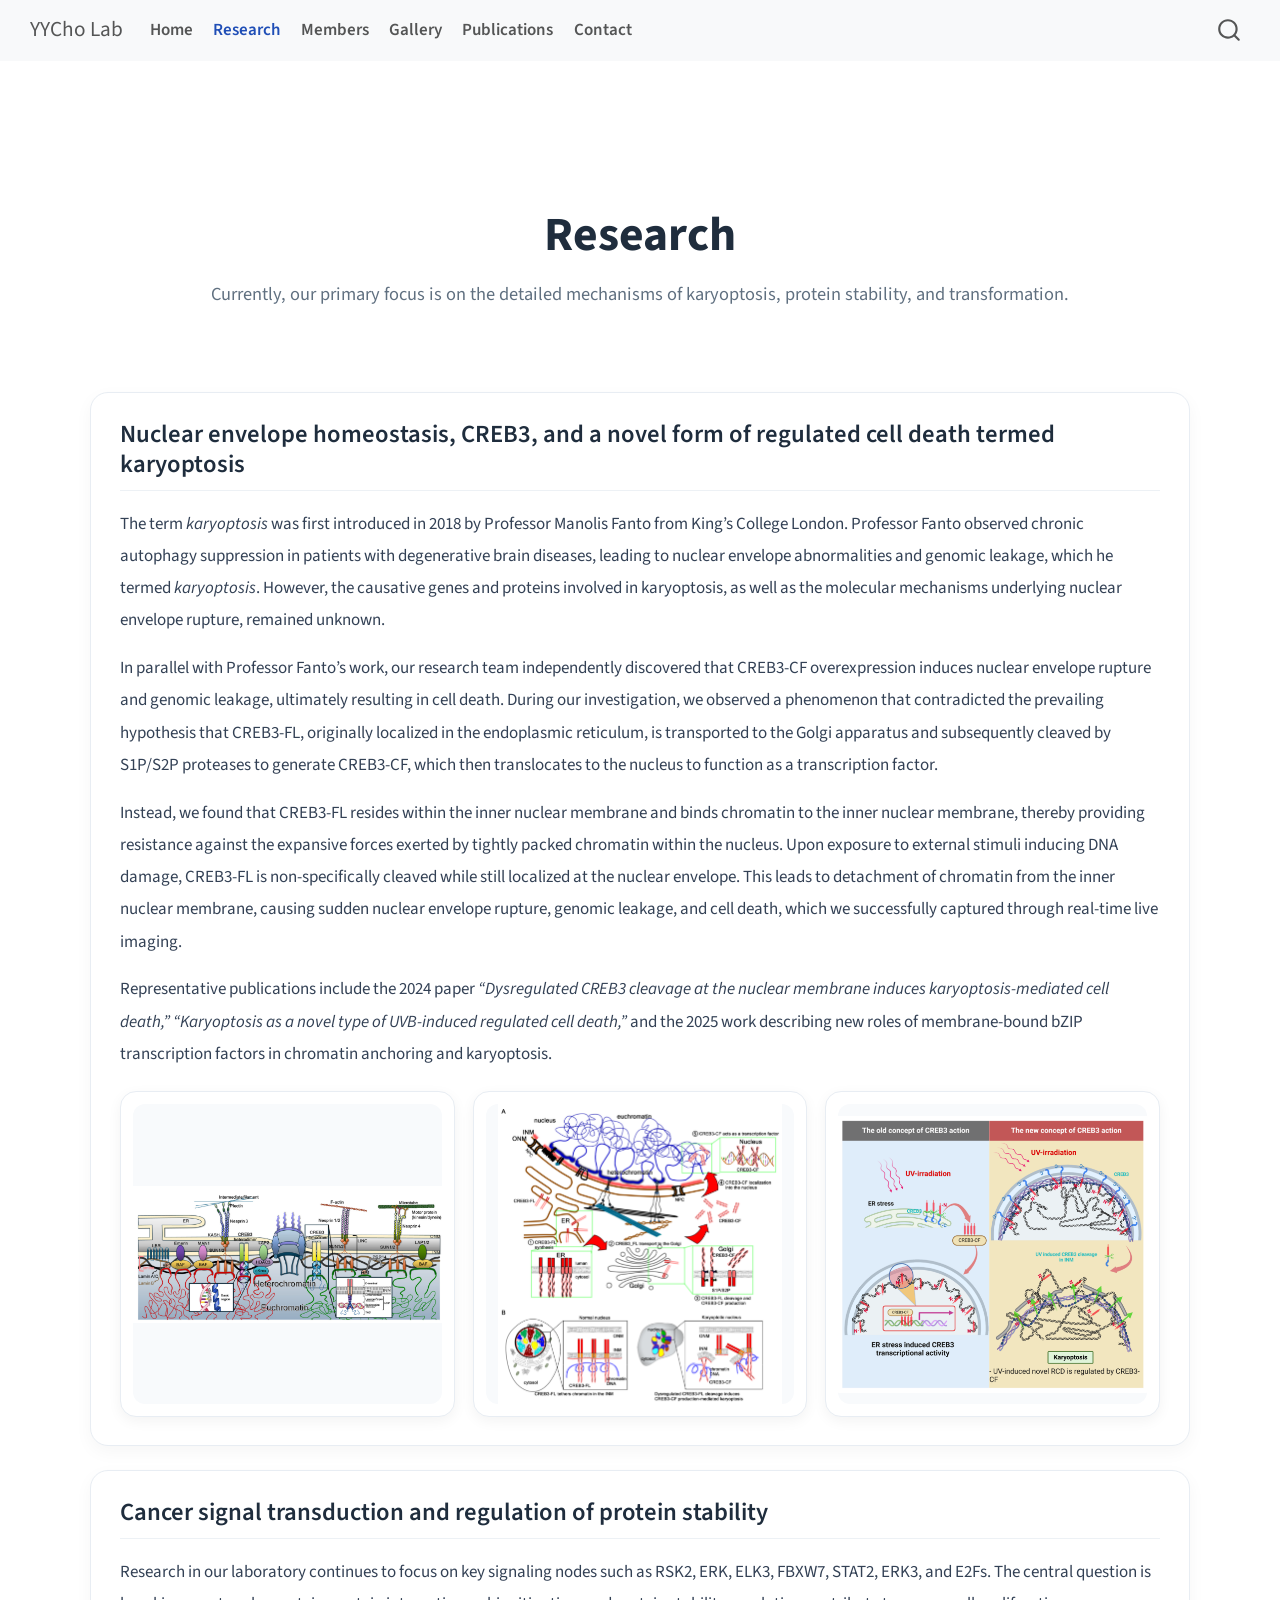
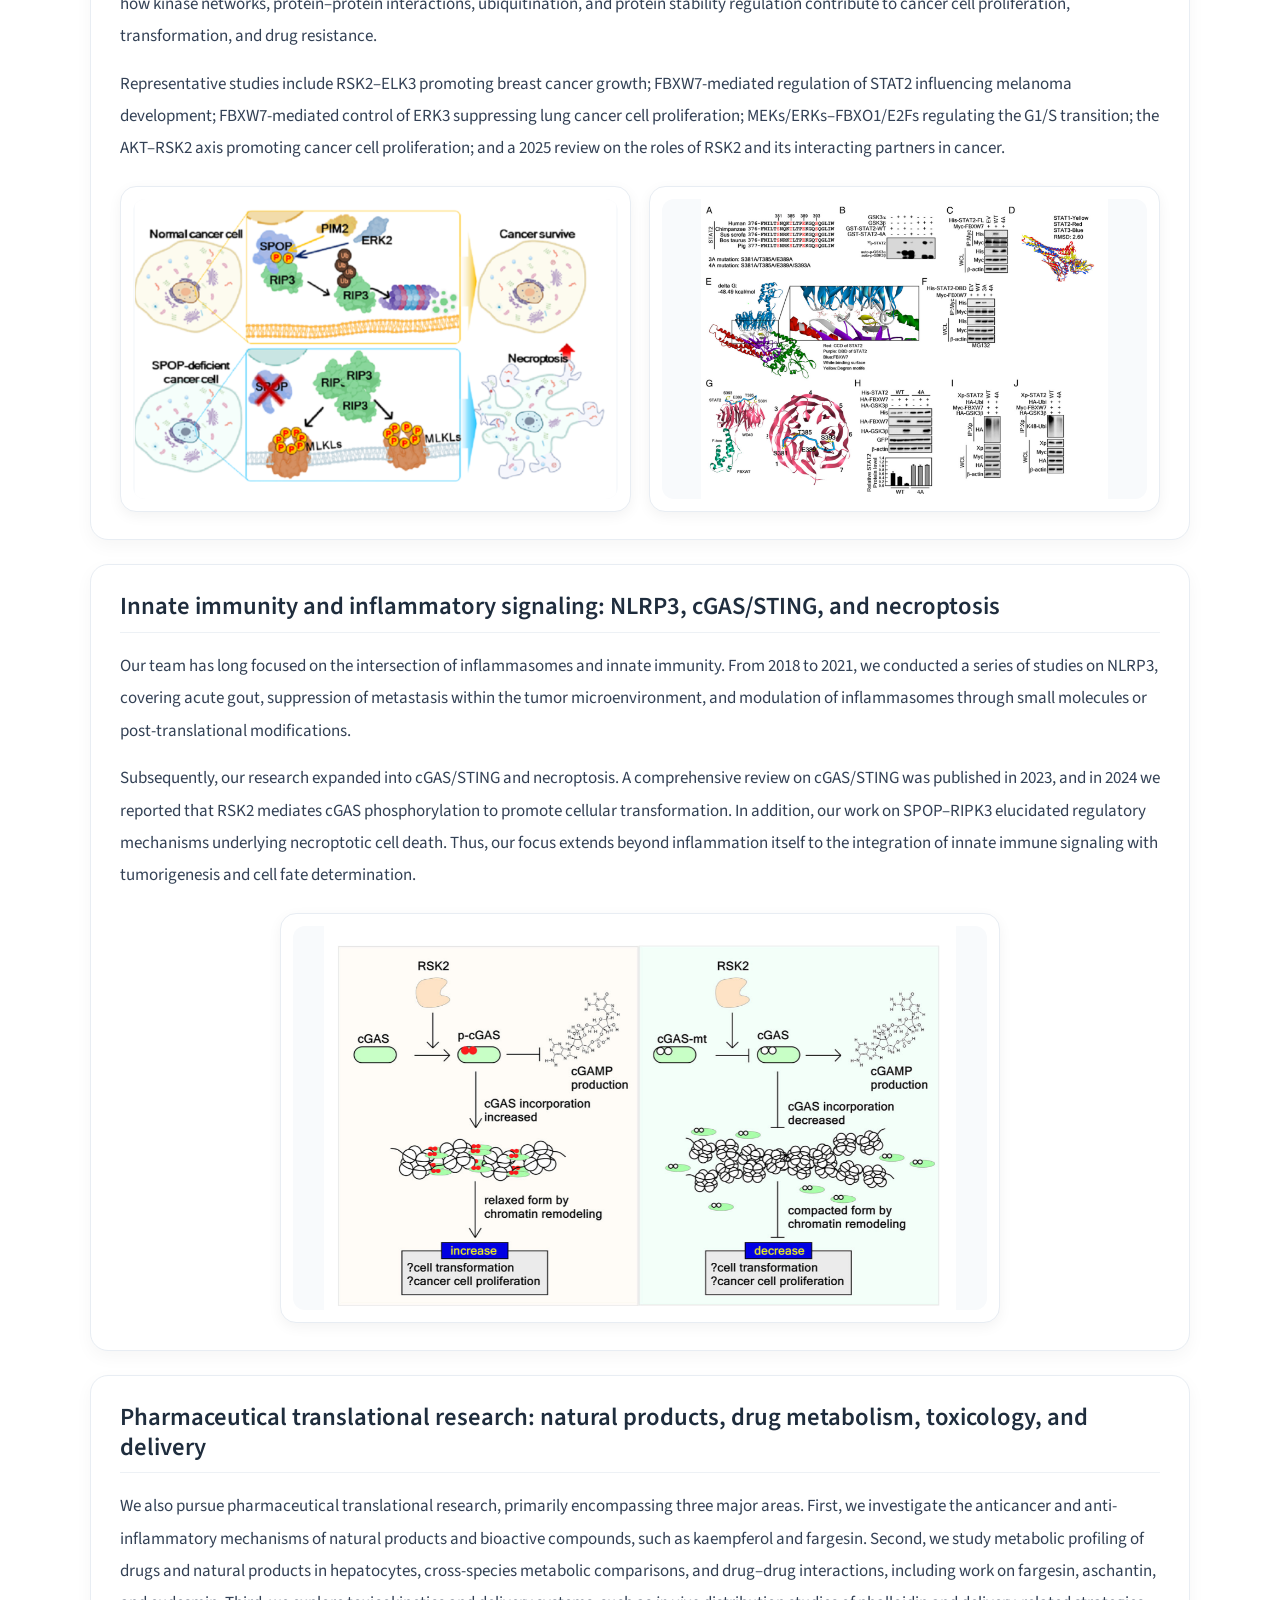
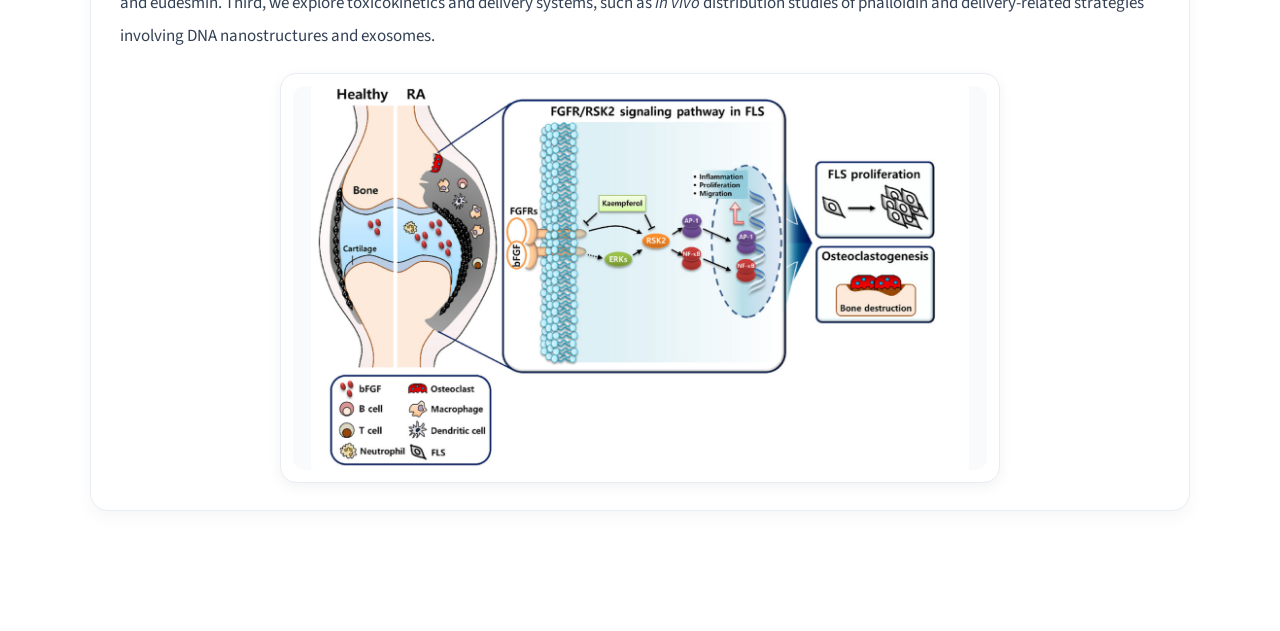
<file: docs/research.html>
<!DOCTYPE html>
<html xmlns="http://www.w3.org/1999/xhtml" lang="en" xml:lang="en"><head>

<meta charset="utf-8">
<meta name="generator" content="quarto-1.9.37">

<meta name="viewport" content="width=device-width, initial-scale=1.0, user-scalable=yes">


<title>research – YYCho Lab</title>
<style>
/* Default styles provided by pandoc.
** See https://pandoc.org/MANUAL.html#variables-for-html for config info.
*/
code{white-space: pre-wrap;}
span.smallcaps{font-variant: small-caps;}
div.columns{display: flex; gap: min(4vw, 1.5em);}
div.column{flex: auto; overflow-x: auto;}
div.hanging-indent{margin-left: 1.5em; text-indent: -1.5em;}
ul.task-list{list-style: none;}
ul.task-list li input[type="checkbox"] {
  width: 0.8em;
  margin: 0 0.8em 0.2em -1em; /* quarto-specific, see https://github.com/quarto-dev/quarto-cli/issues/4556 */ 
  vertical-align: middle;
}
</style>


<script src="site_libs/quarto-nav/quarto-nav.js"></script>
<script src="site_libs/quarto-nav/headroom.min.js"></script>
<script src="site_libs/clipboard/clipboard.min.js"></script>
<script src="site_libs/quarto-search/autocomplete.umd.js"></script>
<script src="site_libs/quarto-search/fuse.min.js"></script>
<script src="site_libs/quarto-search/quarto-search.js"></script>
<meta name="quarto:offset" content="./">
<script src="site_libs/quarto-html/quarto.js" type="module"></script>
<script src="site_libs/quarto-html/tabsets/tabsets.js" type="module"></script>
<script src="site_libs/quarto-html/popper.min.js"></script>
<script src="site_libs/quarto-html/tippy.umd.min.js"></script>
<script src="site_libs/quarto-html/anchor.min.js"></script>
<link href="site_libs/quarto-html/tippy.css" rel="stylesheet">
<link href="site_libs/quarto-html/quarto-syntax-highlighting-7f8f88aac4f3542376d5c11b86a4c14d.css" rel="stylesheet" id="quarto-text-highlighting-styles">
<script src="site_libs/bootstrap/bootstrap.min.js"></script>
<link href="site_libs/bootstrap/bootstrap-icons.css" rel="stylesheet">
<link href="site_libs/bootstrap/bootstrap-a0f9fd0d421825b736dc1bbcbcba2219.min.css" rel="stylesheet" append-hash="true" id="quarto-bootstrap" data-mode="light">
<script id="quarto-search-options" type="application/json">{
  "location": "navbar",
  "copy-button": false,
  "collapse-after": 3,
  "panel-placement": "end",
  "type": "overlay",
  "limit": 50,
  "keyboard-shortcut": [
    "f",
    "/",
    "s"
  ],
  "show-item-context": false,
  "language": {
    "search-no-results-text": "No results",
    "search-matching-documents-text": "matching documents",
    "search-copy-link-title": "Copy link to search",
    "search-hide-matches-text": "Hide additional matches",
    "search-more-match-text": "more match in this document",
    "search-more-matches-text": "more matches in this document",
    "search-clear-button-title": "Clear",
    "search-text-placeholder": "",
    "search-detached-cancel-button-title": "Cancel",
    "search-submit-button-title": "Submit",
    "search-label": "Search"
  }
}</script>


<link rel="stylesheet" href="styles.css">
</head>

<body class="nav-fixed quarto-light">

<div id="quarto-search-results"></div>
  <header id="quarto-header" class="headroom fixed-top">
    <nav class="navbar navbar-expand-lg " data-bs-theme="dark">
      <div class="navbar-container container-fluid">
      <div class="navbar-brand-container mx-auto">
    <a class="navbar-brand" href="./index.html">
    <span class="navbar-title">YYCho Lab</span>
    </a>
  </div>
            <div id="quarto-search" class="" title="Search"></div>
          <button class="navbar-toggler" type="button" data-bs-toggle="collapse" data-bs-target="#navbarCollapse" aria-controls="navbarCollapse" role="menu" aria-expanded="false" aria-label="Toggle navigation" onclick="if (window.quartoToggleHeadroom) { window.quartoToggleHeadroom(); }">
  <span class="navbar-toggler-icon"></span>
</button>
          <div class="collapse navbar-collapse" id="navbarCollapse">
            <ul class="navbar-nav navbar-nav-scroll me-auto">
  <li class="nav-item">
    <a class="nav-link" href="./index.html"> 
<span class="menu-text">Home</span></a>
  </li>  
  <li class="nav-item">
    <a class="nav-link active" href="./research.html" aria-current="page"> 
<span class="menu-text">Research</span></a>
  </li>  
  <li class="nav-item">
    <a class="nav-link" href="./members.html"> 
<span class="menu-text">Members</span></a>
  </li>  
  <li class="nav-item">
    <a class="nav-link" href="./gallery.html"> 
<span class="menu-text">Gallery</span></a>
  </li>  
  <li class="nav-item">
    <a class="nav-link" href="./publications.html"> 
<span class="menu-text">Publications</span></a>
  </li>  
  <li class="nav-item">
    <a class="nav-link" href="./contact.html"> 
<span class="menu-text">Contact</span></a>
  </li>  
</ul>
          </div> <!-- /navcollapse -->
            <div class="quarto-navbar-tools">
</div>
      </div> <!-- /container-fluid -->
    </nav>
</header>
<!-- content -->
<div id="quarto-content" class="quarto-container page-columns page-rows-contents page-layout-full page-navbar">
<!-- sidebar -->
<!-- margin-sidebar -->
    
<!-- main -->
<main class="content column-page" id="quarto-document-content"><header id="title-block-header" class="quarto-title-block"></header>




<style>
.research-hero {
  text-align: center;
  padding: 3.8rem 1rem 2.2rem 1rem;
  margin-bottom: 1.5rem;
  max-width: 950px;
  margin-left: auto;
  margin-right: auto;
}

.research-hero h1 {
  font-size: 2.8rem;
  font-weight: 700;
  margin-bottom: 0.8rem;
  color: #1f2d3d;
}

.research-hero p,
.research-hero {
  color: #607080;
  font-size: 1.08rem;
  line-height: 1.9;
}

.research-wrap {
  max-width: 1100px;
  margin: 0 auto 2.5rem auto;
  display: grid;
  gap: 24px;
}

.research-card {
  background: #ffffff;
  border: 1px solid #e8edf3;
  border-radius: 18px;
  padding: 1.6rem 1.7rem;
  box-shadow: 0 6px 18px rgba(0, 0, 0, 0.04);
}

.research-card h2 {
  font-size: 1.45rem;
  margin-top: 0;
  margin-bottom: 1rem;
  color: #1f2d3d;
  border-bottom: 1px solid #edf1f5;
  padding-bottom: 0.6rem;
}

.research-card p {
  font-size: 1rem;
  line-height: 1.9;
  color: #334155;
  margin-bottom: 0.9rem;
}

.research-gallery {
  display: grid;
  grid-template-columns: repeat(auto-fit, minmax(260px, 1fr));
  gap: 18px;
  margin-top: 1.25rem;
}

.research-gallery.single {
  grid-template-columns: minmax(280px, 720px);
  justify-content: center;
}

.research-figure {
  background: #ffffff;
  border: 1px solid #e8edf3;
  border-radius: 16px;
  padding: 12px;
  box-shadow: 0 4px 14px rgba(0, 0, 0, 0.05);
  overflow: hidden;
}

.research-figure p {
  margin: 0;
}

.research-figure img {
  width: 100%;
  height: clamp(220px, 24vw, 300px);
  object-fit: contain;
  object-position: center;
  display: block;
  border-radius: 12px;
  background: #f8fafc;
}

.research-gallery.single .research-figure img {
  height: clamp(260px, 30vw, 420px);
}

@media (max-width: 900px) {
  .research-card {
    padding: 1.35rem 1.2rem;
  }

  .research-figure img {
    height: 240px;
  }

  .research-gallery.single .research-figure img {
    height: 280px;
  }
}

@media (max-width: 600px) {
  .research-gallery {
    grid-template-columns: 1fr;
  }

  .research-figure img {
    height: 220px;
  }

  .research-gallery.single .research-figure img {
    height: 240px;
  }
}
</style>
<section id="research" class="level1 research-hero">
<h1>Research</h1>
<p>Currently, our primary focus is on the detailed mechanisms of karyoptosis, protein stability, and transformation.</p>
</section>
<div class="research-wrap">
<section id="nuclear-envelope-homeostasis-creb3-and-a-novel-form-of-regulated-cell-death-termed-karyoptosis" class="level2 research-card">
<h2 class="anchored" data-anchor-id="nuclear-envelope-homeostasis-creb3-and-a-novel-form-of-regulated-cell-death-termed-karyoptosis">Nuclear envelope homeostasis, CREB3, and a novel form of regulated cell death termed karyoptosis</h2>
<p>The term <em>karyoptosis</em> was first introduced in 2018 by Professor Manolis Fanto from King’s College London. Professor Fanto observed chronic autophagy suppression in patients with degenerative brain diseases, leading to nuclear envelope abnormalities and genomic leakage, which he termed <em>karyoptosis</em>. However, the causative genes and proteins involved in karyoptosis, as well as the molecular mechanisms underlying nuclear envelope rupture, remained unknown.</p>
<p>In parallel with Professor Fanto’s work, our research team independently discovered that CREB3-CF overexpression induces nuclear envelope rupture and genomic leakage, ultimately resulting in cell death. During our investigation, we observed a phenomenon that contradicted the prevailing hypothesis that CREB3-FL, originally localized in the endoplasmic reticulum, is transported to the Golgi apparatus and subsequently cleaved by S1P/S2P proteases to generate CREB3-CF, which then translocates to the nucleus to function as a transcription factor.</p>
<p>Instead, we found that CREB3-FL resides within the inner nuclear membrane and binds chromatin to the inner nuclear membrane, thereby providing resistance against the expansive forces exerted by tightly packed chromatin within the nucleus. Upon exposure to external stimuli inducing DNA damage, CREB3-FL is non-specifically cleaved while still localized at the nuclear envelope. This leads to detachment of chromatin from the inner nuclear membrane, causing sudden nuclear envelope rupture, genomic leakage, and cell death, which we successfully captured through real-time live imaging.</p>
<p>Representative publications include the 2024 paper <em>“Dysregulated CREB3 cleavage at the nuclear membrane induces karyoptosis-mediated cell death,”</em> <em>“Karyoptosis as a novel type of UVB-induced regulated cell death,”</em> and the 2025 work describing new roles of membrane-bound bZIP transcription factors in chromatin anchoring and karyoptosis.</p>
<div class="research-gallery">
<div class="research-figure">
<p><img src="images/research/1.png" class="img-fluid" alt="Karyoptosis and CREB3 research image 1"></p>
</div>
<div class="research-figure">
<p><img src="images/research/2.png" class="img-fluid" alt="Karyoptosis and CREB3 research image 2"></p>
</div>
<div class="research-figure">
<p><img src="images/research/3.png" class="img-fluid" alt="Karyoptosis and CREB3 research image 3"></p>
</div>
</div>
</section>
<section id="cancer-signal-transduction-and-regulation-of-protein-stability" class="level2 research-card">
<h2 class="anchored" data-anchor-id="cancer-signal-transduction-and-regulation-of-protein-stability">Cancer signal transduction and regulation of protein stability</h2>
<p>Research in our laboratory continues to focus on key signaling nodes such as RSK2, ERK, ELK3, FBXW7, STAT2, ERK3, and E2Fs. The central question is how kinase networks, protein–protein interactions, ubiquitination, and protein stability regulation contribute to cancer cell proliferation, transformation, and drug resistance.</p>
<p>Representative studies include RSK2–ELK3 promoting breast cancer growth; FBXW7-mediated regulation of STAT2 influencing melanoma development; FBXW7-mediated control of ERK3 suppressing lung cancer cell proliferation; MEKs/ERKs–FBXO1/E2Fs regulating the G1/S transition; the AKT–RSK2 axis promoting cancer cell proliferation; and a 2025 review on the roles of RSK2 and its interacting partners in cancer.</p>
<div class="research-gallery">
<div class="research-figure">
<p><img src="images/research/4.png" class="img-fluid" alt="Cancer signal transduction research image 1"></p>
</div>
<div class="research-figure">
<p><img src="images/research/5.png" class="img-fluid" alt="Cancer signal transduction research image 2"></p>
</div>
</div>
</section>
<section id="innate-immunity-and-inflammatory-signaling-nlrp3-cgassting-and-necroptosis" class="level2 research-card">
<h2 class="anchored" data-anchor-id="innate-immunity-and-inflammatory-signaling-nlrp3-cgassting-and-necroptosis">Innate immunity and inflammatory signaling: NLRP3, cGAS/STING, and necroptosis</h2>
<p>Our team has long focused on the intersection of inflammasomes and innate immunity. From 2018 to 2021, we conducted a series of studies on NLRP3, covering acute gout, suppression of metastasis within the tumor microenvironment, and modulation of inflammasomes through small molecules or post-translational modifications.</p>
<p>Subsequently, our research expanded into cGAS/STING and necroptosis. A comprehensive review on cGAS/STING was published in 2023, and in 2024 we reported that RSK2 mediates cGAS phosphorylation to promote cellular transformation. In addition, our work on SPOP–RIPK3 elucidated regulatory mechanisms underlying necroptotic cell death. Thus, our focus extends beyond inflammation itself to the integration of innate immune signaling with tumorigenesis and cell fate determination.</p>
<div class="research-gallery single">
<div class="research-figure">
<p><img src="images/research/6.png" class="img-fluid" alt="Innate immunity and inflammatory signaling research image"></p>
</div>
</div>
</section>
<section id="pharmaceutical-translational-research-natural-products-drug-metabolism-toxicology-and-delivery" class="level2 research-card">
<h2 class="anchored" data-anchor-id="pharmaceutical-translational-research-natural-products-drug-metabolism-toxicology-and-delivery">Pharmaceutical translational research: natural products, drug metabolism, toxicology, and delivery</h2>
<p>We also pursue pharmaceutical translational research, primarily encompassing three major areas. First, we investigate the anticancer and anti-inflammatory mechanisms of natural products and bioactive compounds, such as kaempferol and fargesin. Second, we study metabolic profiling of drugs and natural products in hepatocytes, cross-species metabolic comparisons, and drug–drug interactions, including work on fargesin, aschantin, and eudesmin. Third, we explore toxicokinetics and delivery systems, such as <em>in vivo</em> distribution studies of phalloidin and delivery-related strategies involving DNA nanostructures and exosomes.</p>
<div class="research-gallery single">
<div class="research-figure">
<p><img src="images/research/7.png" class="img-fluid" alt="Pharmaceutical translational research image"></p>
</div>
</div>
</section>
</div>



</main> <!-- /main -->
<script id="quarto-html-after-body" type="application/javascript">
  window.document.addEventListener("DOMContentLoaded", function (event) {
    const icon = "";
    const anchorJS = new window.AnchorJS();
    anchorJS.options = {
      placement: 'right',
      icon: icon
    };
    anchorJS.add('.anchored');
    const isCodeAnnotation = (el) => {
      for (const clz of el.classList) {
        if (clz.startsWith('code-annotation-')) {                     
          return true;
        }
      }
      return false;
    }
    const onCopySuccess = function(e) {
      // button target
      const button = e.trigger;
      // don't keep focus
      button.blur();
      // flash "checked"
      button.classList.add('code-copy-button-checked');
      var currentTitle = button.getAttribute("title");
      button.setAttribute("title", "Copied!");
      let tooltip;
      if (window.bootstrap) {
        button.setAttribute("data-bs-toggle", "tooltip");
        button.setAttribute("data-bs-placement", "left");
        button.setAttribute("data-bs-title", "Copied!");
        tooltip = new bootstrap.Tooltip(button, 
          { trigger: "manual", 
            customClass: "code-copy-button-tooltip",
            offset: [0, -8]});
        tooltip.show();    
      }
      setTimeout(function() {
        if (tooltip) {
          tooltip.hide();
          button.removeAttribute("data-bs-title");
          button.removeAttribute("data-bs-toggle");
          button.removeAttribute("data-bs-placement");
        }
        button.setAttribute("title", currentTitle);
        button.classList.remove('code-copy-button-checked');
      }, 1000);
      // clear code selection
      e.clearSelection();
    }
    const getTextToCopy = function(trigger) {
      const outerScaffold = trigger.parentElement.cloneNode(true);
      const codeEl = outerScaffold.querySelector('code');
      for (const childEl of codeEl.children) {
        if (isCodeAnnotation(childEl)) {
          childEl.remove();
        }
      }
      return codeEl.innerText;
    }
    const clipboard = new window.ClipboardJS('.code-copy-button:not([data-in-quarto-modal])', {
      text: getTextToCopy
    });
    clipboard.on('success', onCopySuccess);
    if (window.document.getElementById('quarto-embedded-source-code-modal')) {
      const clipboardModal = new window.ClipboardJS('.code-copy-button[data-in-quarto-modal]', {
        text: getTextToCopy,
        container: window.document.getElementById('quarto-embedded-source-code-modal')
      });
      clipboardModal.on('success', onCopySuccess);
    }
      var localhostRegex = new RegExp(/^(?:http|https):\/\/localhost\:?[0-9]*\//);
      var mailtoRegex = new RegExp(/^mailto:/);
        var filterRegex = new RegExp('/' + window.location.host + '/');
      var isInternal = (href) => {
          return filterRegex.test(href) || localhostRegex.test(href) || mailtoRegex.test(href);
      }
      // Inspect non-navigation links and adorn them if external
     var links = window.document.querySelectorAll('a[href]:not(.nav-link):not(.navbar-brand):not(.toc-action):not(.sidebar-link):not(.sidebar-item-toggle):not(.pagination-link):not(.no-external):not([aria-hidden]):not(.dropdown-item):not(.quarto-navigation-tool):not(.about-link)');
      for (var i=0; i<links.length; i++) {
        const link = links[i];
        if (!isInternal(link.href)) {
          // undo the damage that might have been done by quarto-nav.js in the case of
          // links that we want to consider external
          if (link.dataset.originalHref !== undefined) {
            link.href = link.dataset.originalHref;
          }
        }
      }
    function tippyHover(el, contentFn, onTriggerFn, onUntriggerFn) {
      const config = {
        allowHTML: true,
        maxWidth: 500,
        delay: 100,
        arrow: false,
        appendTo: function(el) {
            return el.parentElement;
        },
        interactive: true,
        interactiveBorder: 10,
        theme: 'quarto',
        placement: 'bottom-start',
      };
      if (contentFn) {
        config.content = contentFn;
      }
      if (onTriggerFn) {
        config.onTrigger = onTriggerFn;
      }
      if (onUntriggerFn) {
        config.onUntrigger = onUntriggerFn;
      }
      window.tippy(el, config); 
    }
    const noterefs = window.document.querySelectorAll('a[role="doc-noteref"]');
    for (var i=0; i<noterefs.length; i++) {
      const ref = noterefs[i];
      tippyHover(ref, function() {
        // use id or data attribute instead here
        let href = ref.getAttribute('data-footnote-href') || ref.getAttribute('href');
        try { href = new URL(href).hash; } catch {}
        const id = href.replace(/^#\/?/, "");
        const note = window.document.getElementById(id);
        if (note) {
          return note.innerHTML;
        } else {
          return "";
        }
      });
    }
    const xrefs = window.document.querySelectorAll('a.quarto-xref');
    const processXRef = (id, note) => {
      // Strip column container classes
      const stripColumnClz = (el) => {
        el.classList.remove("page-full", "page-columns");
        if (el.children) {
          for (const child of el.children) {
            stripColumnClz(child);
          }
        }
      }
      stripColumnClz(note)
      if (id === null || id.startsWith('sec-')) {
        // Special case sections, only their first couple elements
        const container = document.createElement("div");
        if (note.children && note.children.length > 2) {
          container.appendChild(note.children[0].cloneNode(true));
          for (let i = 1; i < note.children.length; i++) {
            const child = note.children[i];
            if (child.tagName === "P" && child.innerText === "") {
              continue;
            } else {
              container.appendChild(child.cloneNode(true));
              break;
            }
          }
          if (window.Quarto?.typesetMath) {
            window.Quarto.typesetMath(container);
          }
          return container.innerHTML
        } else {
          if (window.Quarto?.typesetMath) {
            window.Quarto.typesetMath(note);
          }
          return note.innerHTML;
        }
      } else {
        // Remove any anchor links if they are present
        const anchorLink = note.querySelector('a.anchorjs-link');
        if (anchorLink) {
          anchorLink.remove();
        }
        if (window.Quarto?.typesetMath) {
          window.Quarto.typesetMath(note);
        }
        if (note.classList.contains("callout")) {
          return note.outerHTML;
        } else {
          return note.innerHTML;
        }
      }
    }
    for (var i=0; i<xrefs.length; i++) {
      const xref = xrefs[i];
      tippyHover(xref, undefined, function(instance) {
        instance.disable();
        let url = xref.getAttribute('href');
        let hash = undefined; 
        if (url.startsWith('#')) {
          hash = url;
        } else {
          try { hash = new URL(url).hash; } catch {}
        }
        if (hash) {
          const id = hash.replace(/^#\/?/, "");
          const note = window.document.getElementById(id);
          if (note !== null) {
            try {
              const html = processXRef(id, note.cloneNode(true));
              instance.setContent(html);
            } finally {
              instance.enable();
              instance.show();
            }
          } else {
            // See if we can fetch this
            fetch(url.split('#')[0])
            .then(res => res.text())
            .then(html => {
              const parser = new DOMParser();
              const htmlDoc = parser.parseFromString(html, "text/html");
              const note = htmlDoc.getElementById(id);
              if (note !== null) {
                const html = processXRef(id, note);
                instance.setContent(html);
              } 
            }).finally(() => {
              instance.enable();
              instance.show();
            });
          }
        } else {
          // See if we can fetch a full url (with no hash to target)
          // This is a special case and we should probably do some content thinning / targeting
          fetch(url)
          .then(res => res.text())
          .then(html => {
            const parser = new DOMParser();
            const htmlDoc = parser.parseFromString(html, "text/html");
            const note = htmlDoc.querySelector('main.content');
            if (note !== null) {
              // This should only happen for chapter cross references
              // (since there is no id in the URL)
              // remove the first header
              if (note.children.length > 0 && note.children[0].tagName === "HEADER") {
                note.children[0].remove();
              }
              const html = processXRef(null, note);
              instance.setContent(html);
            } 
          }).finally(() => {
            instance.enable();
            instance.show();
          });
        }
      }, function(instance) {
      });
    }
        let selectedAnnoteEl;
        const selectorForAnnotation = ( cell, annotation) => {
          let cellAttr = 'data-code-cell="' + cell + '"';
          let lineAttr = 'data-code-annotation="' +  annotation + '"';
          const selector = 'span[' + cellAttr + '][' + lineAttr + ']';
          return selector;
        }
        const selectCodeLines = (annoteEl) => {
          const doc = window.document;
          const targetCell = annoteEl.getAttribute("data-target-cell");
          const targetAnnotation = annoteEl.getAttribute("data-target-annotation");
          const annoteSpan = window.document.querySelector(selectorForAnnotation(targetCell, targetAnnotation));
          const lines = annoteSpan.getAttribute("data-code-lines").split(",");
          const lineIds = lines.map((line) => {
            return targetCell + "-" + line;
          })
          let top = null;
          let height = null;
          let parent = null;
          if (lineIds.length > 0) {
              //compute the position of the single el (top and bottom and make a div)
              const el = window.document.getElementById(lineIds[0]);
              top = el.offsetTop;
              height = el.offsetHeight;
              parent = el.parentElement.parentElement;
            if (lineIds.length > 1) {
              const lastEl = window.document.getElementById(lineIds[lineIds.length - 1]);
              const bottom = lastEl.offsetTop + lastEl.offsetHeight;
              height = bottom - top;
            }
            if (top !== null && height !== null && parent !== null) {
              // cook up a div (if necessary) and position it 
              let div = window.document.getElementById("code-annotation-line-highlight");
              if (div === null) {
                div = window.document.createElement("div");
                div.setAttribute("id", "code-annotation-line-highlight");
                div.style.position = 'absolute';
                parent.appendChild(div);
              }
              div.style.top = top - 2 + "px";
              div.style.height = height + 4 + "px";
              div.style.left = 0;
              let gutterDiv = window.document.getElementById("code-annotation-line-highlight-gutter");
              if (gutterDiv === null) {
                gutterDiv = window.document.createElement("div");
                gutterDiv.setAttribute("id", "code-annotation-line-highlight-gutter");
                gutterDiv.style.position = 'absolute';
                const codeCell = window.document.getElementById(targetCell);
                const gutter = codeCell.querySelector('.code-annotation-gutter');
                gutter.appendChild(gutterDiv);
              }
              gutterDiv.style.top = top - 2 + "px";
              gutterDiv.style.height = height + 4 + "px";
            }
            selectedAnnoteEl = annoteEl;
          }
        };
        const unselectCodeLines = () => {
          const elementsIds = ["code-annotation-line-highlight", "code-annotation-line-highlight-gutter"];
          elementsIds.forEach((elId) => {
            const div = window.document.getElementById(elId);
            if (div) {
              div.remove();
            }
          });
          selectedAnnoteEl = undefined;
        };
          // Handle positioning of the toggle
      window.addEventListener(
        "resize",
        throttle(() => {
          elRect = undefined;
          if (selectedAnnoteEl) {
            selectCodeLines(selectedAnnoteEl);
          }
        }, 10)
      );
      function throttle(fn, ms) {
      let throttle = false;
      let timer;
        return (...args) => {
          if(!throttle) { // first call gets through
              fn.apply(this, args);
              throttle = true;
          } else { // all the others get throttled
              if(timer) clearTimeout(timer); // cancel #2
              timer = setTimeout(() => {
                fn.apply(this, args);
                timer = throttle = false;
              }, ms);
          }
        };
      }
        // Attach click handler to the DT
        const annoteDls = window.document.querySelectorAll('dt[data-target-cell]');
        for (const annoteDlNode of annoteDls) {
          annoteDlNode.addEventListener('click', (event) => {
            const clickedEl = event.target;
            if (clickedEl !== selectedAnnoteEl) {
              unselectCodeLines();
              const activeEl = window.document.querySelector('dt[data-target-cell].code-annotation-active');
              if (activeEl) {
                activeEl.classList.remove('code-annotation-active');
              }
              selectCodeLines(clickedEl);
              clickedEl.classList.add('code-annotation-active');
            } else {
              // Unselect the line
              unselectCodeLines();
              clickedEl.classList.remove('code-annotation-active');
            }
          });
        }
    const findCites = (el) => {
      const parentEl = el.parentElement;
      if (parentEl) {
        const cites = parentEl.dataset.cites;
        if (cites) {
          return {
            el,
            cites: cites.split(' ')
          };
        } else {
          return findCites(el.parentElement)
        }
      } else {
        return undefined;
      }
    };
    var bibliorefs = window.document.querySelectorAll('a[role="doc-biblioref"]');
    for (var i=0; i<bibliorefs.length; i++) {
      const ref = bibliorefs[i];
      const citeInfo = findCites(ref);
      if (citeInfo) {
        tippyHover(citeInfo.el, function() {
          var popup = window.document.createElement('div');
          citeInfo.cites.forEach(function(cite) {
            var citeDiv = window.document.createElement('div');
            citeDiv.classList.add('hanging-indent');
            citeDiv.classList.add('csl-entry');
            var biblioDiv = window.document.getElementById('ref-' + cite);
            if (biblioDiv) {
              citeDiv.innerHTML = biblioDiv.innerHTML;
            }
            popup.appendChild(citeDiv);
          });
          return popup.innerHTML;
        });
      }
    }
  });
  </script>
</div> <!-- /content -->




</body></html>
</file>
<file: docs/site_libs/quarto-html/tippy.css>
.tippy-box[data-animation=fade][data-state=hidden]{opacity:0}[data-tippy-root]{max-width:calc(100vw - 10px)}.tippy-box{position:relative;background-color:#333;color:#fff;border-radius:4px;font-size:14px;line-height:1.4;white-space:normal;outline:0;transition-property:transform,visibility,opacity}.tippy-box[data-placement^=top]>.tippy-arrow{bottom:0}.tippy-box[data-placement^=top]>.tippy-arrow:before{bottom:-7px;left:0;border-width:8px 8px 0;border-top-color:initial;transform-origin:center top}.tippy-box[data-placement^=bottom]>.tippy-arrow{top:0}.tippy-box[data-placement^=bottom]>.tippy-arrow:before{top:-7px;left:0;border-width:0 8px 8px;border-bottom-color:initial;transform-origin:center bottom}.tippy-box[data-placement^=left]>.tippy-arrow{right:0}.tippy-box[data-placement^=left]>.tippy-arrow:before{border-width:8px 0 8px 8px;border-left-color:initial;right:-7px;transform-origin:center left}.tippy-box[data-placement^=right]>.tippy-arrow{left:0}.tippy-box[data-placement^=right]>.tippy-arrow:before{left:-7px;border-width:8px 8px 8px 0;border-right-color:initial;transform-origin:center right}.tippy-box[data-inertia][data-state=visible]{transition-timing-function:cubic-bezier(.54,1.5,.38,1.11)}.tippy-arrow{width:16px;height:16px;color:#333}.tippy-arrow:before{content:"";position:absolute;border-color:transparent;border-style:solid}.tippy-content{position:relative;padding:5px 9px;z-index:1}
</file>
<file: docs/site_libs/quarto-html/quarto-syntax-highlighting-7f8f88aac4f3542376d5c11b86a4c14d.css>
/* quarto syntax highlight colors */
:root {
  --quarto-hl-ot-color: #003B4F;
  --quarto-hl-at-color: #657422;
  --quarto-hl-ss-color: #20794D;
  --quarto-hl-an-color: #5E5E5E;
  --quarto-hl-fu-color: #4758AB;
  --quarto-hl-st-color: #20794D;
  --quarto-hl-cf-color: #003B4F;
  --quarto-hl-op-color: #5E5E5E;
  --quarto-hl-er-color: #AD0000;
  --quarto-hl-bn-color: #AD0000;
  --quarto-hl-al-color: #AD0000;
  --quarto-hl-va-color: #111111;
  --quarto-hl-bu-color: inherit;
  --quarto-hl-ex-color: inherit;
  --quarto-hl-pp-color: #AD0000;
  --quarto-hl-in-color: #5E5E5E;
  --quarto-hl-vs-color: #20794D;
  --quarto-hl-wa-color: #5E5E5E;
  --quarto-hl-do-color: #5E5E5E;
  --quarto-hl-im-color: #00769E;
  --quarto-hl-ch-color: #20794D;
  --quarto-hl-dt-color: #AD0000;
  --quarto-hl-fl-color: #AD0000;
  --quarto-hl-co-color: #5E5E5E;
  --quarto-hl-cv-color: #5E5E5E;
  --quarto-hl-cn-color: #8f5902;
  --quarto-hl-sc-color: #5E5E5E;
  --quarto-hl-dv-color: #AD0000;
  --quarto-hl-kw-color: #003B4F;
}

/* other quarto variables */
:root {
  --quarto-font-monospace: SFMono-Regular, Menlo, Monaco, Consolas, "Liberation Mono", "Courier New", monospace;
}

/* syntax highlight based on Pandoc's rules */
pre > code.sourceCode > span {
  color: #003B4F;
}

code.sourceCode > span {
  color: #003B4F;
}

div.sourceCode,
div.sourceCode pre.sourceCode {
  color: #003B4F;
}

/* Normal */
code span {
  color: #003B4F;
}

/* Alert */
code span.al {
  color: #AD0000;
  font-style: inherit;
}

/* Annotation */
code span.an {
  color: #5E5E5E;
  font-style: inherit;
}

/* Attribute */
code span.at {
  color: #657422;
  font-style: inherit;
}

/* BaseN */
code span.bn {
  color: #AD0000;
  font-style: inherit;
}

/* BuiltIn */
code span.bu {
  font-style: inherit;
}

/* ControlFlow */
code span.cf {
  color: #003B4F;
  font-weight: bold;
  font-style: inherit;
}

/* Char */
code span.ch {
  color: #20794D;
  font-style: inherit;
}

/* Constant */
code span.cn {
  color: #8f5902;
  font-style: inherit;
}

/* Comment */
code span.co {
  color: #5E5E5E;
  font-style: inherit;
}

/* CommentVar */
code span.cv {
  color: #5E5E5E;
  font-style: italic;
}

/* Documentation */
code span.do {
  color: #5E5E5E;
  font-style: italic;
}

/* DataType */
code span.dt {
  color: #AD0000;
  font-style: inherit;
}

/* DecVal */
code span.dv {
  color: #AD0000;
  font-style: inherit;
}

/* Error */
code span.er {
  color: #AD0000;
  font-style: inherit;
}

/* Extension */
code span.ex {
  font-style: inherit;
}

/* Float */
code span.fl {
  color: #AD0000;
  font-style: inherit;
}

/* Function */
code span.fu {
  color: #4758AB;
  font-style: inherit;
}

/* Import */
code span.im {
  color: #00769E;
  font-style: inherit;
}

/* Information */
code span.in {
  color: #5E5E5E;
  font-style: inherit;
}

/* Keyword */
code span.kw {
  color: #003B4F;
  font-weight: bold;
  font-style: inherit;
}

/* Operator */
code span.op {
  color: #5E5E5E;
  font-style: inherit;
}

/* Other */
code span.ot {
  color: #003B4F;
  font-style: inherit;
}

/* Preprocessor */
code span.pp {
  color: #AD0000;
  font-style: inherit;
}

/* SpecialChar */
code span.sc {
  color: #5E5E5E;
  font-style: inherit;
}

/* SpecialString */
code span.ss {
  color: #20794D;
  font-style: inherit;
}

/* String */
code span.st {
  color: #20794D;
  font-style: inherit;
}

/* Variable */
code span.va {
  color: #111111;
  font-style: inherit;
}

/* VerbatimString */
code span.vs {
  color: #20794D;
  font-style: inherit;
}

/* Warning */
code span.wa {
  color: #5E5E5E;
  font-style: italic;
}

.prevent-inlining {
  content: "</";
}

/*# sourceMappingURL=789ad8cd35626ba772517505b42a116e.css.map */
</file>
<file: docs/styles.css>
---

## `styles.css`

```css
body {
  font-family: Arial, sans-serif;
  line-height: 1.7;
  color: #334155;
  background: #fcfdff;
}

.navbar {
  font-weight: 600;
}

h1, h2, h3, h4 {
  color: #1f2d3d;
}

/* Common blocks */
.section-block,
.pi-section,
.pub-item,
.research-card,
.contact-card,
.student-card,
.gallery-item {
  background: #ffffff;
  border: 1px solid #e8edf3;
  border-radius: 18px;
  box-shadow: 0 6px 18px rgba(0, 0, 0, 0.04);
}

/* Home hero */
.hero {
  text-align: center;
  padding: 4.2rem 1rem 2rem 1rem;
  margin: 0 auto 1.3rem auto;
  max-width: 1000px;
}

.hero h1 {
  font-size: 3rem;
  font-weight: 700;
  margin-bottom: 1rem;
  line-height: 1.12;
  color: #16324a;
  letter-spacing: -0.02em;
}

.hero .subtitle {
  font-size: 1.08rem;
  color: #566b80;
  max-width: 760px;
  margin: 0 auto 1.45rem auto;
  line-height: 1.85;
  text-align: center;
}

.hero-video-wrap {
  max-width: 980px;
  margin: 0 auto;
  border-radius: 22px;
  overflow: hidden;
  box-shadow: 0 10px 28px rgba(0, 0, 0, 0.12);
  background: #000;
}

.hero-video {
  display: block;
  width: 100%;
  max-height: 540px;
  object-fit: cover;
}

/* General content blocks */
.section-block {
  max-width: 1100px;
  margin: 0 auto 2rem auto;
  padding: 1.95rem 2rem;
  text-align: left;
}

.section-block h2 {
  font-size: 1.85rem;
  font-weight: 700;
  margin-top: 0;
  margin-bottom: 1.2rem;
  border-bottom: 1px solid #edf1f5;
  padding-bottom: 0.65rem;
  color: #1f2d3d;
  text-align: center;
}

.section-block p {
  max-width: 920px;
  margin: 0 auto 1rem auto;
  line-height: 1.95;
  font-size: 1.03rem;
  color: #334155;
  text-align: left;
}

.section-block p:last-child {
  margin-bottom: 0;
}

/* PI section */
.pi-section {
  max-width: 1100px;
  margin: 0 auto 2rem auto;
  display: flex;
  align-items: flex-start;
  gap: 32px;
  padding: 1.95rem 2rem;
  flex-wrap: wrap;
}

.pi-photo {
  flex: 0 0 300px;
  max-width: 300px;
}

.pi-photo p {
  margin: 0;
}

.pi-photo img {
  width: 100%;
  height: 360px;
  object-fit: cover;
  object-position: center top;
  border-radius: 18px;
  display: block;
  box-shadow: 0 6px 18px rgba(0, 0, 0, 0.10);
}

.pi-info {
  flex: 1;
  min-width: 300px;
}

.pi-info h2 {
  margin-top: 0;
  margin-bottom: 0.7rem;
  text-align: left;
  font-size: 2rem;
  font-weight: 700;
}

.pi-info h3 {
  margin-top: 1.2rem;
  margin-bottom: 0.5rem;
}

.pi-info p {
  line-height: 1.9;
  text-align: left;
  margin-bottom: 0.95rem;
  font-size: 1rem;
  color: #334155;
}

.pi-info p:last-child {
  margin-bottom: 0;
}

/* CV */
.cv-grid {
  display: grid;
  grid-template-columns: repeat(2, minmax(0, 1fr));
  gap: 20px;
  margin-top: 1rem;
}

.cv-card {
  background: #f8fafc;
  border: 1px solid #e5edf5;
  border-radius: 16px;
  padding: 1.25rem 1.3rem;
  text-align: left;
}

.cv-card h3 {
  margin-top: 0;
  margin-bottom: 0.9rem;
  color: #1f2d3d;
  font-size: 1.35rem;
  font-weight: 700;
  text-align: center;
}

.cv-card ul {
  margin: 0;
  padding-left: 1.25rem;
}

.cv-card li {
  margin-bottom: 0.72rem;
  line-height: 1.72;
  color: #334155;
  font-size: 0.98rem;
}

/* Interests */
.interests {
  display: flex;
  flex-wrap: wrap;
  justify-content: center;
  gap: 12px;
  margin-top: 0.8rem;
}

.interest-tag {
  display: inline-block;
  padding: 0.62rem 0.95rem;
  border-radius: 999px;
  background: #f4f7fb;
  border: 1px solid #dde6f0;
  font-size: 0.94rem;
  color: #334155;
}

/* News */
.news-box {
  padding: 1.2rem 1.4rem;
  background: #f8fafc;
  border-left: 4px solid #94a3b8;
  border-radius: 12px;
  line-height: 1.95;
  color: #334155;
  font-size: 1rem;
}

.news-box p {
  margin: 0 0 1rem 0;
}

.news-box p:last-child {
  margin-bottom: 0;
}

.news-journal {
  color: #ff0000;
  font-weight: 700;
}

.news-box em {
  font-style: italic;
}

/* Student cards */
.student-grid {
  display: grid;
  grid-template-columns: repeat(auto-fit, minmax(220px, 1fr));
  gap: 24px;
  margin-top: 1.5rem;
}

.student-card {
  padding: 18px;
  text-align: center;
}

.student-photo {
  width: 100%;
  aspect-ratio: 1 / 1;
  object-fit: cover;
  object-position: center;
  border-radius: 14px;
  margin-bottom: 14px;
  display: block;
  background: #f8fafc;
}

.student-name {
  font-size: 1.1rem;
  font-weight: 700;
  margin-bottom: 6px;
  color: #1f2d3d;
}

.student-email a {
  color: #1f4e79;
  text-decoration: none;
  word-break: break-word;
}

.student-email a:hover {
  text-decoration: underline;
}

/* Gallery */
.gallery-grid {
  display: grid;
  grid-template-columns: repeat(4, minmax(0, 1fr));
  gap: 24px;
  margin-bottom: 2.5rem;
}

.gallery-item {
  overflow: hidden;
}

.gallery-thumb {
  width: 100%;
  height: 220px;
  object-fit: contain;
  object-position: center;
  background: #f7f7f7;
  display: block;
  cursor: pointer;
  transition: transform 0.2s ease;
}

.gallery-thumb:hover {
  transform: scale(1.02);
}

.gallery-caption {
  padding: 12px 14px;
  text-align: center;
  font-size: 0.95rem;
  font-weight: 500;
  color: #444;
}

/* Lightbox */
.gallery-lightbox {
  display: none;
  position: fixed;
  inset: 0;
  z-index: 9999;
  background: rgba(0, 0, 0, 0.82);
  padding: 40px 24px;
}

.gallery-lightbox.show {
  display: flex;
  flex-direction: column;
  align-items: center;
  justify-content: center;
}

.gallery-lightbox-img {
  max-width: 92vw;
  max-height: 82vh;
  object-fit: contain;
  background: white;
  border-radius: 12px;
  box-shadow: 0 8px 30px rgba(0, 0, 0, 0.35);
}

.gallery-lightbox-caption {
  margin-top: 14px;
  color: white;
  text-align: center;
  font-size: 1rem;
}

.gallery-lightbox-close {
  position: absolute;
  top: 18px;
  right: 28px;
  color: white;
  font-size: 42px;
  line-height: 1;
  cursor: pointer;
  user-select: none;
}

/* Research */
.research-hero {
  text-align: center;
  padding: 3.8rem 1rem 2.2rem 1rem;
  margin-bottom: 1.5rem;
  max-width: 950px;
  margin-left: auto;
  margin-right: auto;
}

.research-hero h1 {
  font-size: 2.8rem;
  font-weight: 700;
  margin-bottom: 0.8rem;
  color: #1f2d3d;
}

.research-hero p,
.research-hero {
  color: #607080;
  font-size: 1.08rem;
  line-height: 1.9;
}

.research-wrap {
  max-width: 1100px;
  margin: 0 auto 2.5rem auto;
  display: grid;
  gap: 24px;
}

.research-card {
  padding: 1.6rem 1.7rem;
}

.research-card h2 {
  font-size: 1.45rem;
  margin-top: 0;
  margin-bottom: 1rem;
  color: #1f2d3d;
  border-bottom: 1px solid #edf1f5;
  padding-bottom: 0.6rem;
}

.research-card p {
  font-size: 1rem;
  line-height: 1.9;
  color: #334155;
  margin-bottom: 0.9rem;
}

.research-gallery {
  display: grid;
  grid-template-columns: repeat(auto-fit, minmax(260px, 1fr));
  gap: 18px;
  margin-top: 1.25rem;
}

.research-gallery.single {
  grid-template-columns: minmax(280px, 720px);
  justify-content: center;
}

.research-figure {
  background: #ffffff;
  border: 1px solid #e8edf3;
  border-radius: 16px;
  padding: 12px;
  box-shadow: 0 4px 14px rgba(0, 0, 0, 0.05);
  overflow: hidden;
}

.research-figure p {
  margin: 0;
}

.research-figure img {
  width: 100%;
  height: clamp(220px, 24vw, 300px);
  object-fit: contain;
  object-position: center;
  display: block;
  border-radius: 12px;
  background: #f8fafc;
}

.research-gallery.single .research-figure img {
  height: clamp(260px, 30vw, 420px);
}

/* Publications */
.pub-hero {
  text-align: center;
  padding: 3.8rem 1rem 2.2rem 1rem;
  margin-bottom: 1.5rem;
  max-width: 900px;
  margin-left: auto;
  margin-right: auto;
}

.pub-hero h1 {
  font-size: 2.5rem;
  font-weight: 700;
  margin-bottom: 0.6rem;
}

.pub-hero p,
.pub-hero {
  color: #607080;
  font-size: 1.05rem;
  line-height: 1.8;
}

.pub-year {
  max-width: 1100px;
  margin: 0 auto 2rem auto;
}

.pub-year h2 {
  font-size: 1.6rem;
  margin-bottom: 1rem;
  padding-bottom: 0.5rem;
  border-bottom: 2px solid #e8edf3;
  color: #1f2d3d;
}

.pub-list {
  display: grid;
  gap: 16px;
}

.pub-item {
  padding: 1.15rem 1.25rem;
}

.pub-item h4 {
  font-size: 1.06rem;
  font-weight: 600;
  line-height: 1.6;
  color: #1f2937;
  margin-top: 0;
  margin-bottom: 0.55rem;
}

.pub-authors {
  color: #4b5563;
  line-height: 1.75;
  margin-bottom: 0.35rem;
  font-size: 0.97rem;
}

.pub-journal {
  color: #334155;
  line-height: 1.7;
  font-size: 0.97rem;
}

.pub-metrics {
  margin-top: 0.85rem;
  display: flex;
  flex-wrap: wrap;
  gap: 10px;
  align-items: center;
}

.if-badge {
  display: inline-block;
  padding: 0.35rem 0.7rem;
  border-radius: 999px;
  background: #eef4ff;
  color: #2453a6;
  border: 1px solid #d7e4ff;
  font-size: 0.86rem;
  font-weight: 600;
}

.if-value {
  font-size: 1rem;
  font-weight: 700;
  color: #1f2d3d;
}

.if-quartile {
  display: inline-block;
  padding: 0.28rem 0.58rem;
  border-radius: 999px;
  background: #f4f7fb;
  border: 1px solid #dde6f0;
  color: #44556b;
  font-size: 0.85rem;
}

.pub-links {
  margin-top: 0.75rem;
}

.pub-links a {
  display: inline-block;
  text-decoration: none;
  padding: 0.45rem 0.8rem;
  margin-right: 0.5rem;
  border-radius: 999px;
  border: 1px solid #d7e1eb;
  background: #f8fafc;
  color: #334155;
  font-size: 0.9rem;
}

.pub-links a:hover {
  background: #eef4f9;
  text-decoration: none;
}

.pub-note {
  max-width: 1100px;
  margin: 2rem auto 0 auto;
  text-align: center;
  color: #7a8594;
  font-size: 0.95rem;
}

/* Contact */
.contact-hero {
  text-align: center;
  padding: 3.8rem 1rem 2.2rem 1rem;
  margin-bottom: 1.5rem;
  max-width: 900px;
  margin-left: auto;
  margin-right: auto;
}

.contact-hero h1 {
  font-size: 2.8rem;
  font-weight: 700;
  margin-bottom: 0.8rem;
  color: #1f2d3d;
}

.contact-hero p,
.contact-hero {
  color: #607080;
  font-size: 1.08rem;
  line-height: 1.9;
}

.contact-wrap {
  max-width: 950px;
  margin: 0 auto 2.5rem auto;
  display: grid;
  gap: 20px;
}

.contact-card {
  padding: 1.5rem 1.6rem;
}

.contact-card h2 {
  font-size: 1.35rem;
  margin-top: 0;
  margin-bottom: 0.9rem;
  color: #1f2d3d;
  border-bottom: 1px solid #edf1f5;
  padding-bottom: 0.55rem;
}

.contact-card p,
.contact-card {
  font-size: 1rem;
  line-height: 1.9;
  color: #334155;
}

.contact-card a {
  color: #1f4e79;
  text-decoration: none;
}

.contact-card a:hover {
  text-decoration: underline;
}

/* Scroll reveal */
.reveal {
  opacity: 0;
  transform: translateY(36px);
  transition: opacity 0.8s ease, transform 0.8s ease;
}

.reveal.visible {
  opacity: 1;
  transform: translateY(0);
}

.home-note {
  text-align: center;
  color: #7a8594;
  font-size: 0.95rem;
  margin-top: 2.2rem;
  margin-bottom: 1rem;
}

/* Responsive */
@media (max-width: 1100px) {
  .gallery-grid {
    grid-template-columns: repeat(3, minmax(0, 1fr));
  }
}

@media (max-width: 900px) {
  .hero h1 {
    font-size: 2.35rem;
  }

  .cv-grid {
    grid-template-columns: 1fr;
  }

  .pi-photo {
    flex: 0 0 100%;
    max-width: 100%;
  }

  .pi-photo img {
    height: 420px;
  }

  .research-card {
    padding: 1.35rem 1.2rem;
  }

  .research-figure img {
    height: 240px;
  }

  .research-gallery.single .research-figure img {
    height: 280px;
  }
}

@media (max-width: 800px) {
  .gallery-grid {
    grid-template-columns: repeat(2, minmax(0, 1fr));
  }

  .gallery-thumb {
    height: 200px;
  }
}

@media (max-width: 600px) {
  .hero {
    padding-top: 3rem;
  }

  .hero h1 {
    font-size: 2rem;
  }

  .hero .subtitle {
    font-size: 1rem;
  }

  .section-block,
  .pi-section,
  .contact-card,
  .research-card {
    padding: 1.25rem;
  }

  .research-gallery {
    grid-template-columns: 1fr;
  }

  .research-figure img {
    height: 220px;
  }

  .research-gallery.single .research-figure img {
    height: 240px;
  }

  .pi-photo img {
    height: 320px;
  }
}

@media (max-width: 520px) {
  .gallery-grid {
    grid-template-columns: 1fr;
  }
}



/* Collaborating professor section */
.collab-section {
  max-width: 1100px;
  margin: 0 auto 2rem auto;
  display: flex;
  align-items: flex-start;
  gap: 32px;
  padding: 1.95rem 2rem;
  flex-wrap: nowrap;
  background: #ffffff;
  border: 1px solid #e8edf3;
  border-radius: 18px;
  box-shadow: 0 6px 18px rgba(0, 0, 0, 0.04);
}

.collab-photo {
  flex: 0 0 300px;
  max-width: 300px;
}

.collab-photo p {
  margin: 0;
}

.collab-photo img {
  width: 100%;
  height: 360px;
  object-fit: cover;
  object-position: center top;
  border-radius: 18px;
  display: block;
  box-shadow: 0 6px 18px rgba(0, 0, 0, 0.10);
}

.collab-info {
  flex: 1;
  min-width: 0;
}

.collab-info h2 {
  margin-top: 0;
  margin-bottom: 0.7rem;
  text-align: left;
  font-size: 2rem;
  font-weight: 700;
}

.collab-info h3 {
  margin-top: 1.2rem;
  margin-bottom: 0.5rem;
}

.collab-info p {
  line-height: 1.9;
  text-align: left;
  margin-bottom: 0.95rem;
  font-size: 1rem;
  color: #334155;
}

.collab-info p:last-child {
  margin-bottom: 0;
}
</file>
